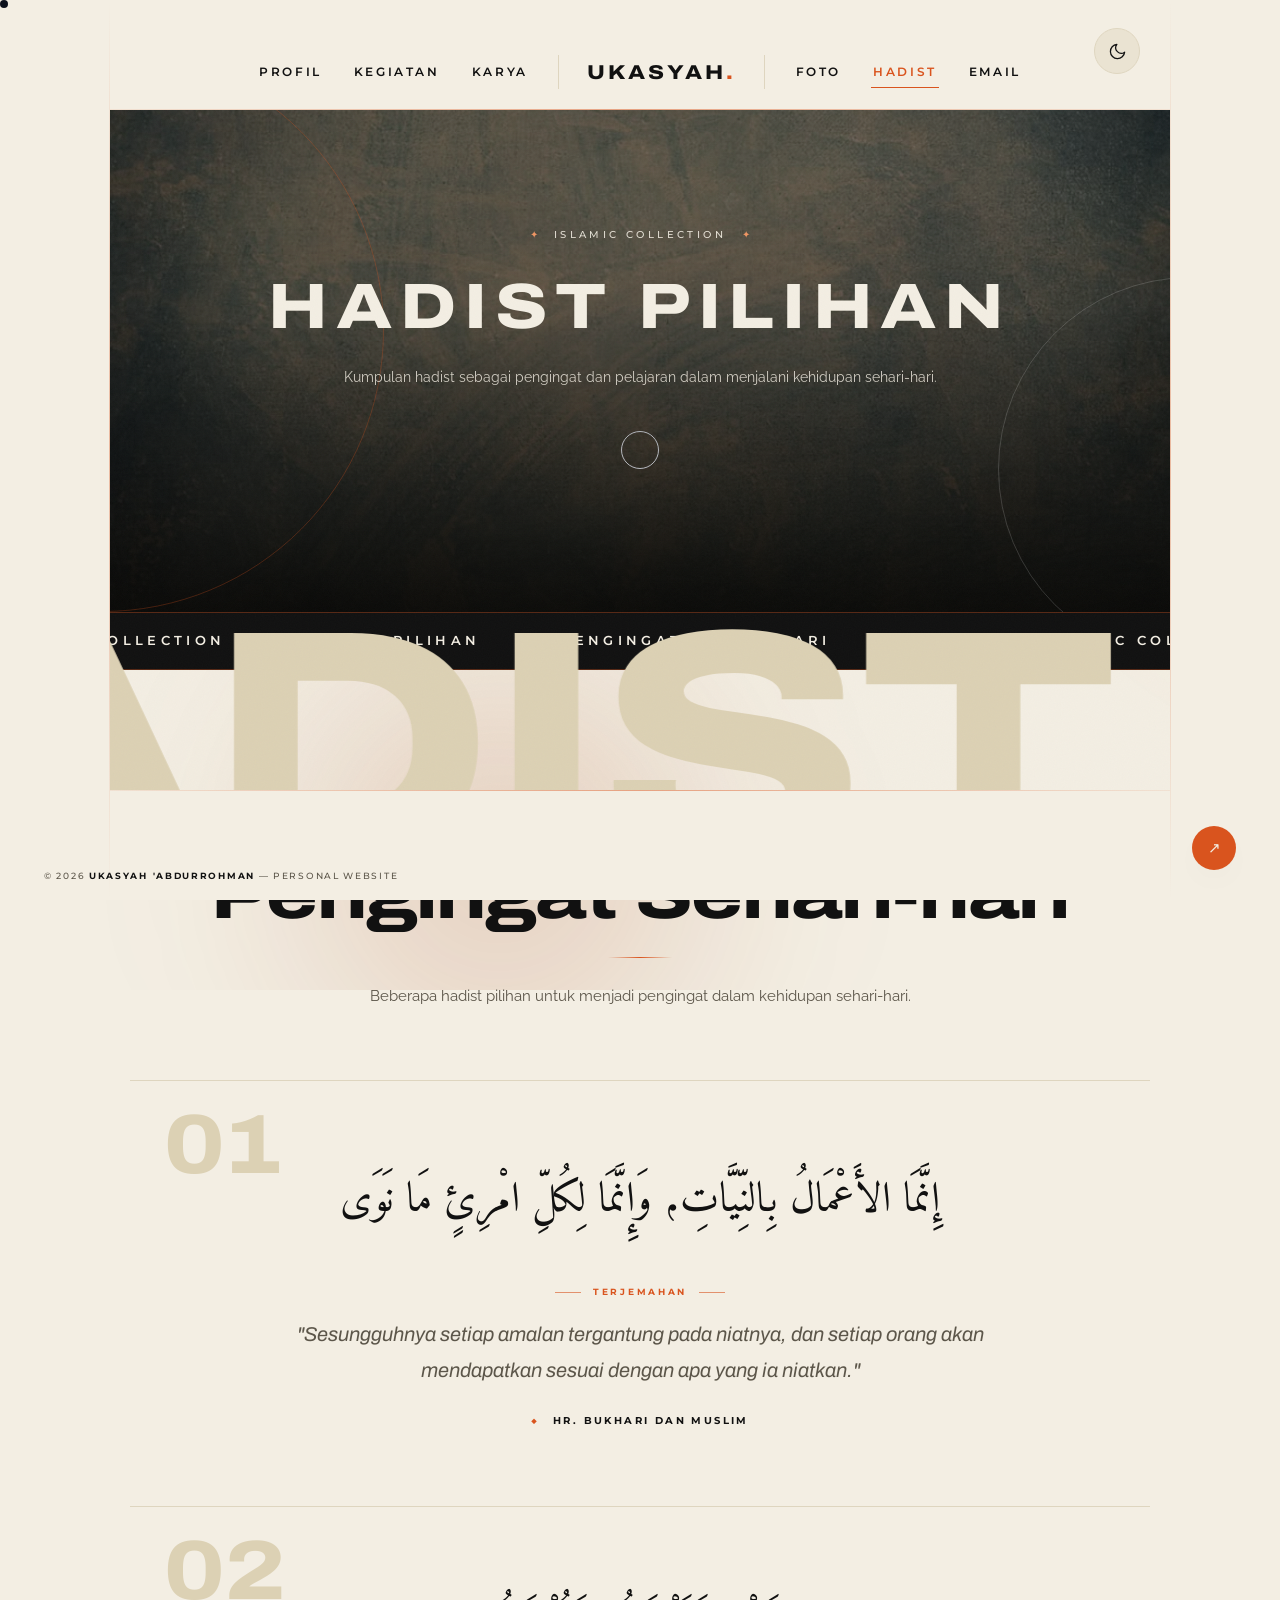
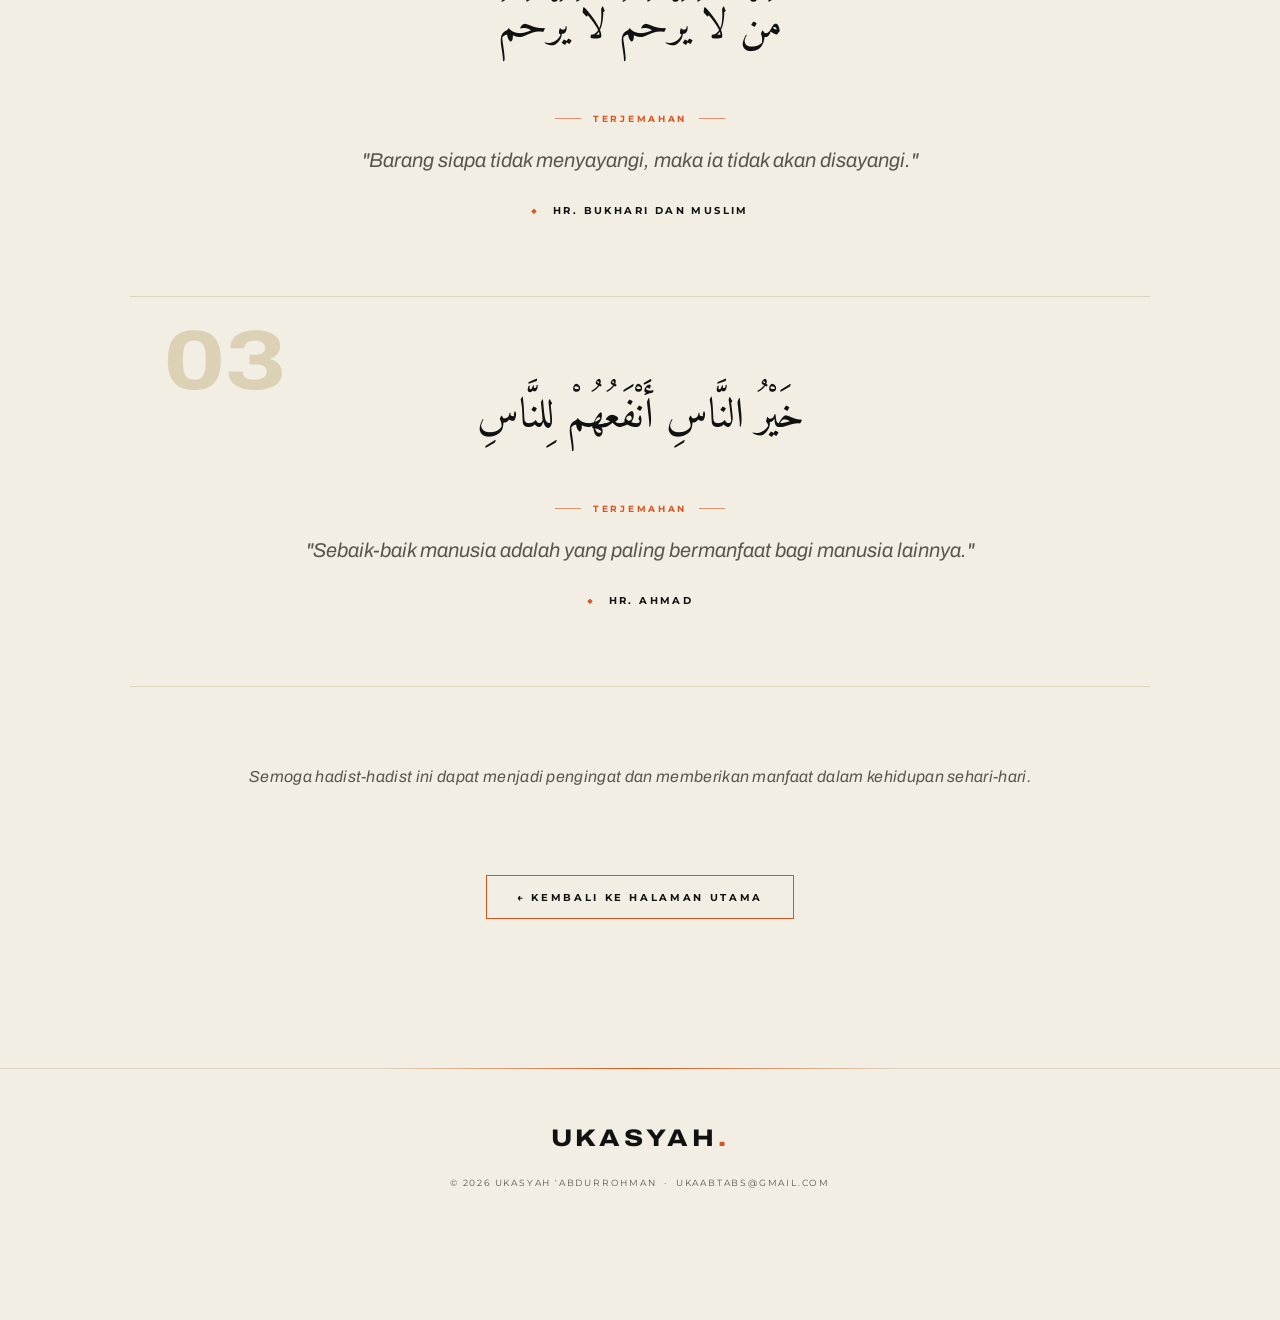
<file: hadist.html>
<!DOCTYPE html>
<html lang="id">
<head>
    <meta charset="UTF-8">
    <meta name="viewport" content="width=device-width, initial-scale=1.0">
    <title>Hadist — Ukasyah 'Abdurrohman</title>
    <meta name="description" content="Kumpulan hadist pilihan sebagai pengingat dan pelajaran sehari-hari.">
    <link rel="preconnect" href="https://fonts.googleapis.com">
    <link rel="preconnect" href="https://fonts.gstatic.com" crossorigin>
    <link href="https://fonts.googleapis.com/css2?family=Amiri:wght@400;700&family=Archivo:ital,wdth,wght@0,62..125,100..900;1,62..125,100..900&family=Montserrat:wght@400;500;600;700;800&family=Raleway:wght@300;400;500;600;700&display=swap" rel="stylesheet">
    <meta name="theme-color" content="#F3EEE3">
    <script>
        (function () {
            var t = null;
            try { t = localStorage.getItem("uukays-theme"); } catch (e) {}
            if (!t) t = window.matchMedia("(prefers-color-scheme: dark)").matches ? "dark" : "light";
            document.documentElement.setAttribute("data-theme", t);
        })();
    </script>
    <link rel="stylesheet" href="uukays.css">
</head>
<body>

    <div class="preloader" aria-hidden="true"><div class="spinner"></div></div>

    <div class="frame-border top pos-off"></div>
    <div class="frame-border bottom pos-off"></div>
    <div class="frame-border left pos-off"></div>
    <div class="frame-border right pos-off"></div>

    <header class="navbar">
        <a href="index.html" class="nav-logo-static">Ukasyah<span>.</span></a>
        <nav class="navbar-nav" aria-label="Navigasi utama">
            <a class="nav-link" href="profil.html">Profil</a>
            <a class="nav-link" href="kegiatan.html">Kegiatan</a>
            <a class="nav-link" href="karya.html">Karya</a>
            <a href="index.html" class="nav-logo">Ukasyah<span>.</span></a>
            <a class="nav-link" href="foto.html">Foto</a>
            <a class="nav-link active" href="hadist.html">Hadist</a>
            <a class="nav-link" href="mailto:ukaabtabs@gmail.com">Email</a>
        </nav>
    </header>
    <button class="navbar-toggle" aria-label="Buka menu" aria-expanded="false">
        <span></span><span></span><span></span>
    </button>

    <section class="upper-page short">
        <div class="hero-bg" style="background-image:url('hdst.jpg')"></div>
        <div class="overlay-dark-55"></div>
        <div class="hero-content">
            <p class="hero-sub">Islamic Collection</p>
            <h1 class="home-page-title">Hadist Pilihan</h1>
            <p class="hero-desc">Kumpulan hadist sebagai pengingat dan pelajaran dalam menjalani kehidupan sehari-hari.</p>
        </div>
    </section>

    <div class="marquee" aria-hidden="true">
        <div class="marquee-track">
            <div class="marquee-group">
                <span>Islamic Collection</span><i>&#10022;</i>
                <span>Hadist Pilihan</span><i>&#10022;</i>
                <span>Pengingat Sehari-hari</span><i>&#10022;</i>
                <span>2026</span><i>&#10022;</i>
            </div>
            <div class="marquee-group">
                <span>Islamic Collection</span><i>&#10022;</i>
                <span>Hadist Pilihan</span><i>&#10022;</i>
                <span>Pengingat Sehari-hari</span><i>&#10022;</i>
                <span>2026</span><i>&#10022;</i>
            </div>
        </div>
    </div>

    <main>
        <section class="section">
            <div class="dividerOT"></div>
            <div class="enllax-all" data-enllax-ratio="0.5">Hadist</div>
            <div class="container">
                <div class="section-head fade-in-element">
                    <p class="section-subheading">Kumpulan Hadist</p>
                    <h2 class="section-heading">Pengingat Sehari-hari</h2>
                    <p class="section-text">Beberapa hadist pilihan untuk menjadi pengingat dalam kehidupan sehari-hari.</p>
                </div>
                <div class="hadist-list fade-in-element">
                    <article class="hadist-block">
                        <div class="hadist-number">01</div>
                        <p class="arabic">إِنَّمَا الأَعْمَالُ بِالنِّيَّاتِ، وَإِنَّمَا لِكُلِّ امْرِئٍ مَا نَوَى</p>
                        <p class="translation-title">Terjemahan</p>
                        <p class="translation">"Sesungguhnya setiap amalan tergantung pada niatnya, dan setiap orang akan mendapatkan sesuai dengan apa yang ia niatkan."</p>
                        <div class="source"><span>&#9670;</span> HR. Bukhari dan Muslim</div>
                    </article>
                    <article class="hadist-block">
                        <div class="hadist-number">02</div>
                        <p class="arabic">مَنْ لاَ يَرْحَمُ لاَ يُرْحَمُ</p>
                        <p class="translation-title">Terjemahan</p>
                        <p class="translation">"Barang siapa tidak menyayangi, maka ia tidak akan disayangi."</p>
                        <div class="source"><span>&#9670;</span> HR. Bukhari dan Muslim</div>
                    </article>
                    <article class="hadist-block">
                        <div class="hadist-number">03</div>
                        <p class="arabic">خَيْرُ النَّاسِ أَنْفَعُهُمْ لِلنَّاسِ</p>
                        <p class="translation-title">Terjemahan</p>
                        <p class="translation">"Sebaik-baik manusia adalah yang paling bermanfaat bagi manusia lainnya."</p>
                        <div class="source"><span>&#9670;</span> HR. Ahmad</div>
                    </article>
                </div>
                <p class="note-line fade-in-element">Semoga hadist-hadist ini dapat menjadi pengingat dan memberikan manfaat dalam kehidupan sehari-hari.</p>
                <div class="back-row fade-in-element">
                    <a href="index.html" class="c-btn">&larr; Kembali ke Halaman Utama</a>
                </div>
            </div>
            <div class="dividerOT"></div>
        </section>
    </main>

    <footer class="credits-footer">
        <a href="index.html" class="footer-logo">Ukasyah<span style="color:#9a9a9a">.</span></a>
        <p>&copy; 2026 Ukasyah 'Abdurrohman &nbsp;&middot;&nbsp; <a href="mailto:ukaabtabs@gmail.com">ukaabtabs@gmail.com</a></p>
    </footer>

    <div class="bottom-credits">&copy; 2026 <strong>Ukasyah 'Abdurrohman</strong> — Personal Website</div>
    <div class="social-share">
        <button class="share-toggle" aria-label="Bagikan halaman ini">&#8599;</button>
        <div class="share-list">
            <a href="https://www.facebook.com/sharer/sharer.php?u=" target="_blank" rel="noopener" aria-label="Bagikan ke Facebook">f</a>
            <a href="https://twitter.com/intent/tweet?url=" target="_blank" rel="noopener" aria-label="Bagikan ke X">𝕏</a>
            <a href="https://wa.me/?text=" target="_blank" rel="noopener" aria-label="Bagikan ke WhatsApp">w</a>
            <a href="#" data-copy-link aria-label="Salin tautan">&#10697;</a>
        </div>
    </div>
    <button class="to-top" aria-label="Kembali ke atas">
        <svg viewBox="0 0 24 24" fill="none" stroke-width="2" stroke-linecap="round" stroke-linejoin="round"><path d="M12 19V5M5 12l7-7 7 7"/></svg>
    </button>

    <script src="uukays.js"></script>
</body>
</html>
</file>
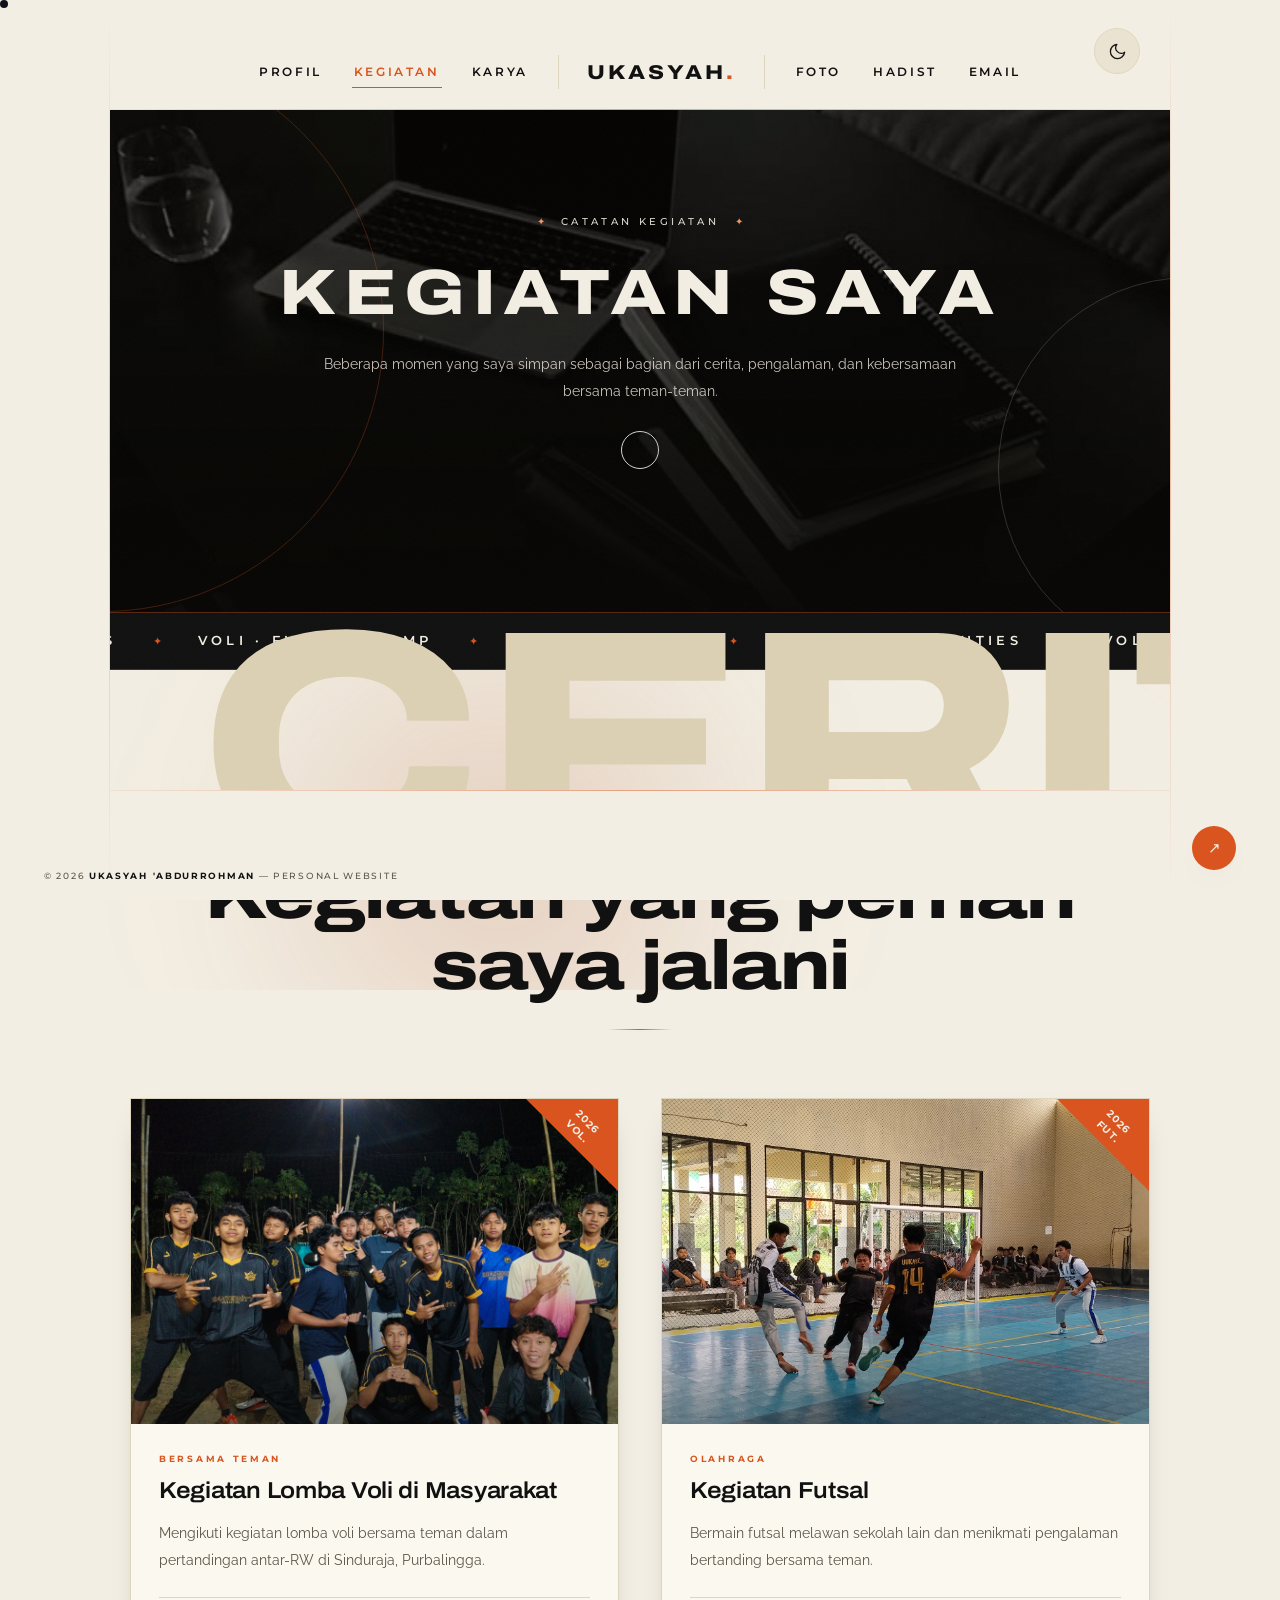
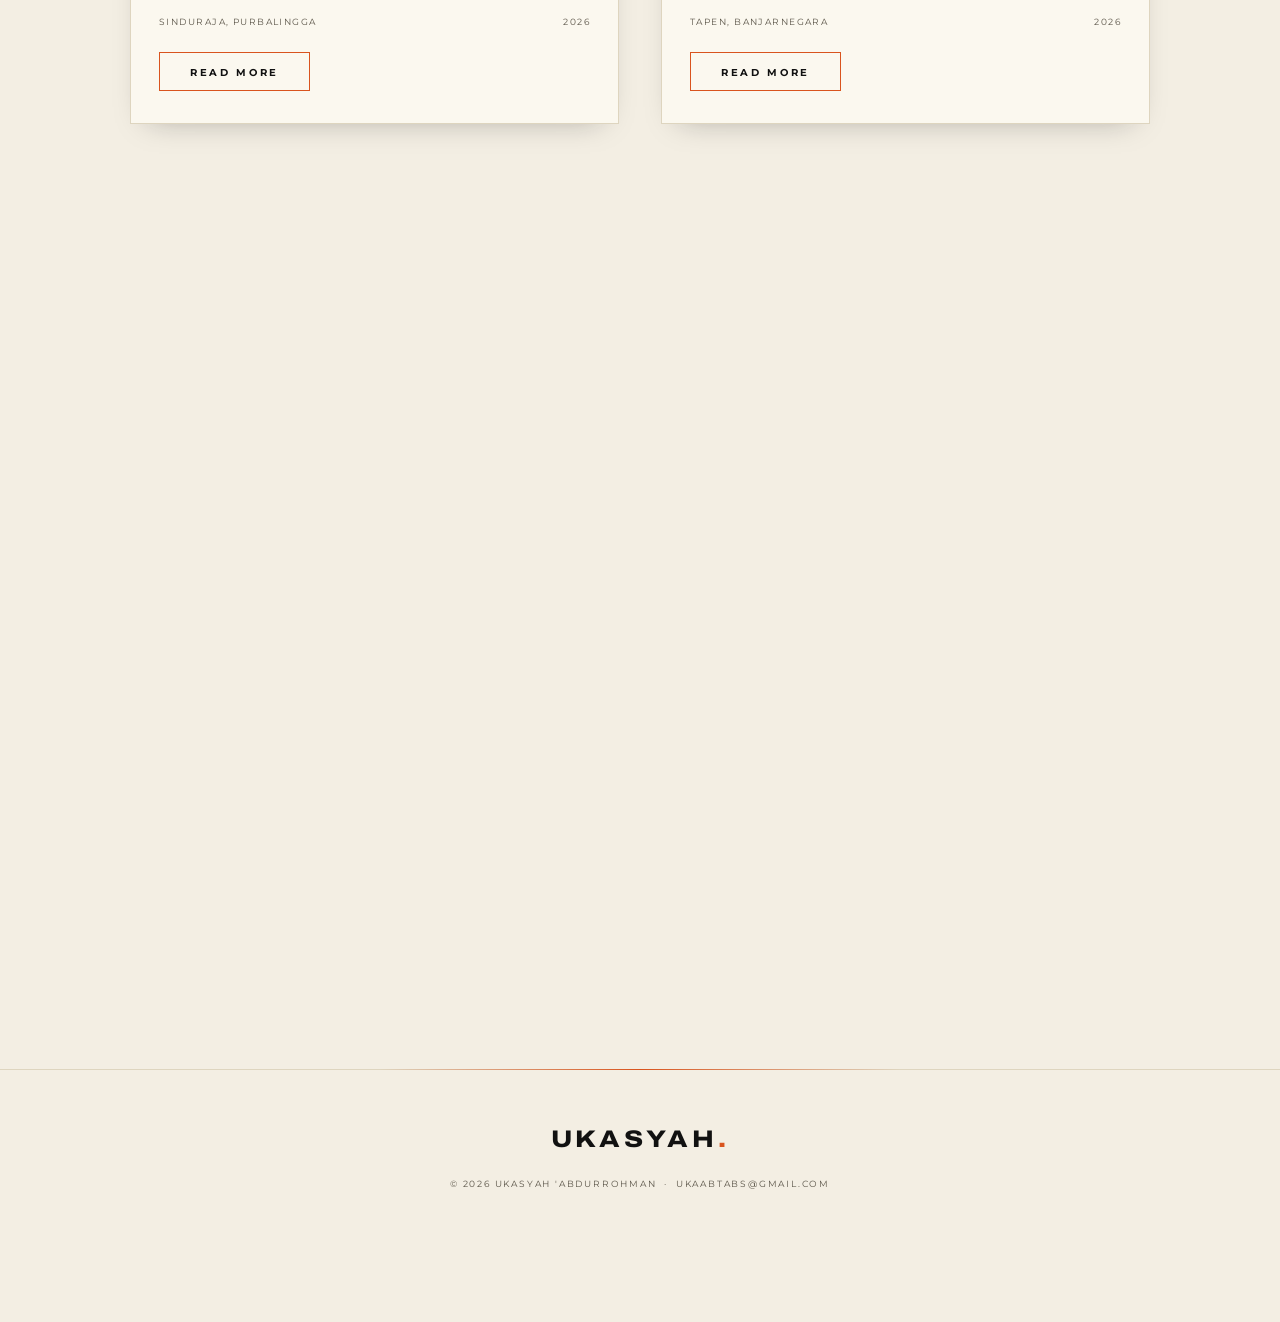
<file: kegiatan.html>
<!DOCTYPE html>
<html lang="id">
<head>
    <meta charset="UTF-8">
    <meta name="viewport" content="width=device-width, initial-scale=1.0">
    <title>Kegiatan — Ukasyah 'Abdurrohman</title>
    <meta name="description" content="Kegiatan yang pernah saya jalani bersama teman-teman.">
    <link rel="preconnect" href="https://fonts.googleapis.com">
    <link rel="preconnect" href="https://fonts.gstatic.com" crossorigin>
    <link href="https://fonts.googleapis.com/css2?family=Amiri:wght@400;700&family=Archivo:ital,wdth,wght@0,62..125,100..900;1,62..125,100..900&family=Montserrat:wght@400;500;600;700;800&family=Raleway:wght@300;400;500;600;700&display=swap" rel="stylesheet">
    <meta name="theme-color" content="#F3EEE3">
    <script>
        (function () {
            var t = null;
            try { t = localStorage.getItem("uukays-theme"); } catch (e) {}
            if (!t) t = window.matchMedia("(prefers-color-scheme: dark)").matches ? "dark" : "light";
            document.documentElement.setAttribute("data-theme", t);
        })();
    </script>
    <link rel="stylesheet" href="uukays.css">
</head>
<body>

    <div class="preloader" aria-hidden="true"><div class="spinner"></div></div>

    <div class="frame-border top pos-off"></div>
    <div class="frame-border bottom pos-off"></div>
    <div class="frame-border left pos-off"></div>
    <div class="frame-border right pos-off"></div>

    <header class="navbar">
        <a href="index.html" class="nav-logo-static">Ukasyah<span>.</span></a>
        <nav class="navbar-nav" aria-label="Navigasi utama">
            <a class="nav-link" href="profil.html">Profil</a>
            <a class="nav-link active" href="kegiatan.html">Kegiatan</a>
            <a class="nav-link" href="karya.html">Karya</a>
            <a href="index.html" class="nav-logo">Ukasyah<span>.</span></a>
            <a class="nav-link" href="foto.html">Foto</a>
            <a class="nav-link" href="hadist.html">Hadist</a>
            <a class="nav-link" href="mailto:ukaabtabs@gmail.com">Email</a>
        </nav>
    </header>
    <button class="navbar-toggle" aria-label="Buka menu" aria-expanded="false">
        <span></span><span></span><span></span>
    </button>

    <section class="upper-page short">
        <div class="hero-bg" style="background-image:url('kegiatan.jpg')"></div>
        <div class="overlay-dark-55"></div>
        <div class="hero-content">
            <p class="hero-sub">Catatan Kegiatan</p>
            <h1 class="home-page-title">Kegiatan Saya</h1>
            <p class="hero-desc">Beberapa momen yang saya simpan sebagai bagian dari cerita, pengalaman, dan kebersamaan bersama teman-teman.</p>
        </div>
    </section>

    <div class="marquee" aria-hidden="true">
        <div class="marquee-track">
            <div class="marquee-group">
                <span>Activities</span><i>&#10022;</i>
                <span>Voli &middot; Futsal &middot; Camp</span><i>&#10022;</i>
                <span>Bersama Teman</span><i>&#10022;</i>
                <span>2026</span><i>&#10022;</i>
            </div>
            <div class="marquee-group">
                <span>Activities</span><i>&#10022;</i>
                <span>Voli &middot; Futsal &middot; Camp</span><i>&#10022;</i>
                <span>Bersama Teman</span><i>&#10022;</i>
                <span>2026</span><i>&#10022;</i>
            </div>
        </div>
    </div>

    <main>
        <section class="section">
            <div class="dividerOT"></div>
            <div class="enllax-all" data-enllax-ratio="-0.5">Cerita</div>
            <div class="container">
                <div class="section-head fade-in-element">
                    <p class="section-subheading">Dokumentasi</p>
                    <h2 class="section-heading">Kegiatan yang pernah saya jalani</h2>
                </div>
                <div class="news-grid">
                    <article class="news-card fade-in-element">
                        <div class="news-image">
                            <img src="IMG_20260806_195225.jpg" alt="Kegiatan lomba voli">
                            <div class="date-ribbon"><span>2026<br>Vol.</span></div>
                        </div>
                        <div class="news-body">
                            <h3>Bersama Teman</h3>
                            <h2>Kegiatan Lomba Voli di Masyarakat</h2>
                            <p class="news-excerpt">Mengikuti kegiatan lomba voli bersama teman dalam pertandingan antar-RW di Sinduraja, Purbalingga.</p>
                            <div class="news-meta"><span>Sinduraja, Purbalingga</span><span>2026</span></div>
                            <button class="c-btn" data-modal-target="modal-voli">Read More</button>
                        </div>
                    </article>
                    <article class="news-card fade-in-element">
                        <div class="news-image">
                            <img src="IMG_20260517_132108.jpg" alt="Kegiatan futsal">
                            <div class="date-ribbon"><span>2026<br>Fut.</span></div>
                        </div>
                        <div class="news-body">
                            <h3>Olahraga</h3>
                            <h2>Kegiatan Futsal</h2>
                            <p class="news-excerpt">Bermain futsal melawan sekolah lain dan menikmati pengalaman bertanding bersama teman.</p>
                            <div class="news-meta"><span>Tapen, Banjarnegara</span><span>2026</span></div>
                            <button class="c-btn" data-modal-target="modal-futsal">Read More</button>
                        </div>
                    </article>
                    <article class="news-card fade-in-element">
                        <div class="news-image">
                            <img src="IMG_20260607_065704.jpg" alt="Foto bersama teman">
                            <div class="date-ribbon"><span>2026<br>Br.</span></div>
                        </div>
                        <div class="news-body">
                            <h3>Kebersamaan</h3>
                            <h2>Kegiatan Foto Bersama</h2>
                            <p class="news-excerpt">Salah satu momen sederhana bersama teman yang menjadi bagian dari kenangan di tahun ini.</p>
                            <div class="news-meta"><span>Purbalingga</span><span>2026</span></div>
                            <button class="c-btn" data-modal-target="modal-fotbar">Read More</button>
                        </div>
                    </article>
                    <article class="news-card fade-in-element">
                        <div class="news-image">
                            <img src="IMG_20260618_124347.jpg" alt="Juara 2 futsal">
                            <div class="date-ribbon"><span>2026<br>#2</span></div>
                        </div>
                        <div class="news-body">
                            <h3>Pencapaian</h3>
                            <h2>Juara 2 Futsal</h2>
                            <p class="news-excerpt">Momen saat meraih juara 2 dalam pertandingan futsal bersama tim.</p>
                            <div class="news-meta"><span>Purbalingga</span><span>2026</span></div>
                            <button class="c-btn" data-modal-target="modal-juara">Read More</button>
                        </div>
                    </article>
                </div>
                <div class="back-row fade-in-element">
                    <a href="index.html" class="c-btn">&larr; Kembali ke Halaman Utama</a>
                </div>
            </div>
            <div class="dividerOT"></div>
        </section>
    </main>

    <footer class="credits-footer">
        <a href="index.html" class="footer-logo">Ukasyah<span style="color:#9a9a9a">.</span></a>
        <p>&copy; 2026 Ukasyah 'Abdurrohman &nbsp;&middot;&nbsp; <a href="mailto:ukaabtabs@gmail.com">ukaabtabs@gmail.com</a></p>
    </footer>

    <div class="bottom-credits">&copy; 2026 <strong>Ukasyah 'Abdurrohman</strong> — Personal Website</div>
    <div class="social-share">
        <button class="share-toggle" aria-label="Bagikan halaman ini">&#8599;</button>
        <div class="share-list">
            <a href="https://www.facebook.com/sharer/sharer.php?u=" target="_blank" rel="noopener" aria-label="Bagikan ke Facebook">f</a>
            <a href="https://twitter.com/intent/tweet?url=" target="_blank" rel="noopener" aria-label="Bagikan ke X">𝕏</a>
            <a href="https://wa.me/?text=" target="_blank" rel="noopener" aria-label="Bagikan ke WhatsApp">w</a>
            <a href="#" data-copy-link aria-label="Salin tautan">&#10697;</a>
        </div>
    </div>
    <button class="to-top" aria-label="Kembali ke atas">
        <svg viewBox="0 0 24 24" fill="none" stroke-width="2" stroke-linecap="round" stroke-linejoin="round"><path d="M12 19V5M5 12l7-7 7 7"/></svg>
    </button>

    <!-- Modals -->
    <div class="modal" id="modal-voli" aria-hidden="true" role="dialog" aria-modal="true">
        <button class="close-modal" aria-label="Tutup"><span class="lr"></span><span class="rl"></span></button>
        <div class="modal-inner">
            <p class="modal-date">2026 — Bersama Teman</p>
            <h2>Kegiatan Lomba Voli di Masyarakat</h2>
            <div class="modal-image"><img src="IMG_20260806_195225.jpg" alt="Kegiatan lomba voli"></div>
            <p>Mengikuti kegiatan lomba voli bersama teman dalam pertandingan antar-RW di Sinduraja, Purbalingga. Kegiatan ini menjadi salah satu momen seru di tahun ini.</p>
            <p>Selain berkompetisi, kegiatan ini juga menjadi ajang silaturahmi dan kebersamaan dengan teman-teman serta masyarakat sekitar.</p>
            <div class="modal-quote">Olahraga bukan hanya soal menang, tetapi tentang kebersamaan dan semangat yang kita bangun bersama.</div>
            <p>Lokasi: Sinduraja, Purbalingga &nbsp;&middot;&nbsp; Tahun 2026.</p>
        </div>
    </div>
    <div class="modal" id="modal-futsal" aria-hidden="true" role="dialog" aria-modal="true">
        <button class="close-modal" aria-label="Tutup"><span class="lr"></span><span class="rl"></span></button>
        <div class="modal-inner">
            <p class="modal-date">2026 — Olahraga</p>
            <h2>Kegiatan Futsal</h2>
            <div class="modal-image"><img src="IMG_20260517_132108.jpg" alt="Kegiatan futsal"></div>
            <p>Bermain futsal melawan sekolah lain dan menikmati pengalaman bertanding bersama teman. Pertandingan ini melatih kekompakan, sportivitas, dan semangat tim.</p>
            <p>Setiap pertandingan selalu memberikan pelajaran baru, baik saat menang maupun saat harus menerima hasil yang kurang sesuai harapan.</p>
            <div class="modal-quote">Pengalaman bertanding bersama teman adalah bagian dari cerita yang tidak terlupakan.</div>
            <p>Lokasi: Tapen, Banjarnegara &nbsp;&middot;&nbsp; Tahun 2026.</p>
        </div>
    </div>
    <div class="modal" id="modal-fotbar" aria-hidden="true" role="dialog" aria-modal="true">
        <button class="close-modal" aria-label="Tutup"><span class="lr"></span><span class="rl"></span></button>
        <div class="modal-inner">
            <p class="modal-date">2026 — Kebersamaan</p>
            <h2>Kegiatan Foto Bersama</h2>
            <div class="modal-image"><img src="IMG_20260607_065704.jpg" alt="Foto bersama teman"></div>
            <p>Salah satu momen sederhana bersama teman yang menjadi bagian dari kenangan di tahun ini. Terkadang momen sederhana justru yang paling berarti.</p>
            <p>Foto bersama ini menjadi pengingat bahwa kebersamaan adalah hal yang patut disyukuri dan dijaga.</p>
            <div class="modal-quote">Kenangan terbaik sering kali lahir dari momen-momen yang sederhana.</div>
            <p>Lokasi: Purbalingga &nbsp;&middot;&nbsp; Tahun 2026.</p>
        </div>
    </div>
    <div class="modal" id="modal-juara" aria-hidden="true" role="dialog" aria-modal="true">
        <button class="close-modal" aria-label="Tutup"><span class="lr"></span><span class="rl"></span></button>
        <div class="modal-inner">
            <p class="modal-date">2026 — Pencapaian</p>
            <h2>Juara 2 Futsal</h2>
            <div class="modal-image"><img src="IMG_20260618_124347.jpg" alt="Juara 2 futsal"></div>
            <p>Momen saat meraih juara 2 dalam pertandingan futsal bersama tim. Sebuah pencapaian yang diraih berkat kerja keras dan kekompakan seluruh anggota tim.</p>
            <p>Pencapaian ini menjadi motivasi untuk terus berlatih dan memberikan yang terbaik di setiap kesempatan.</p>
            <div class="modal-quote">Hasil tidak pernah mengkhianati usaha dan kebersamaan yang dibangun dengan sungguh-sungguh.</div>
            <p>Lokasi: Purbalingga &nbsp;&middot;&nbsp; Tahun 2026.</p>
        </div>
    </div>

    <script src="uukays.js"></script>
</body>
</html>
</file>
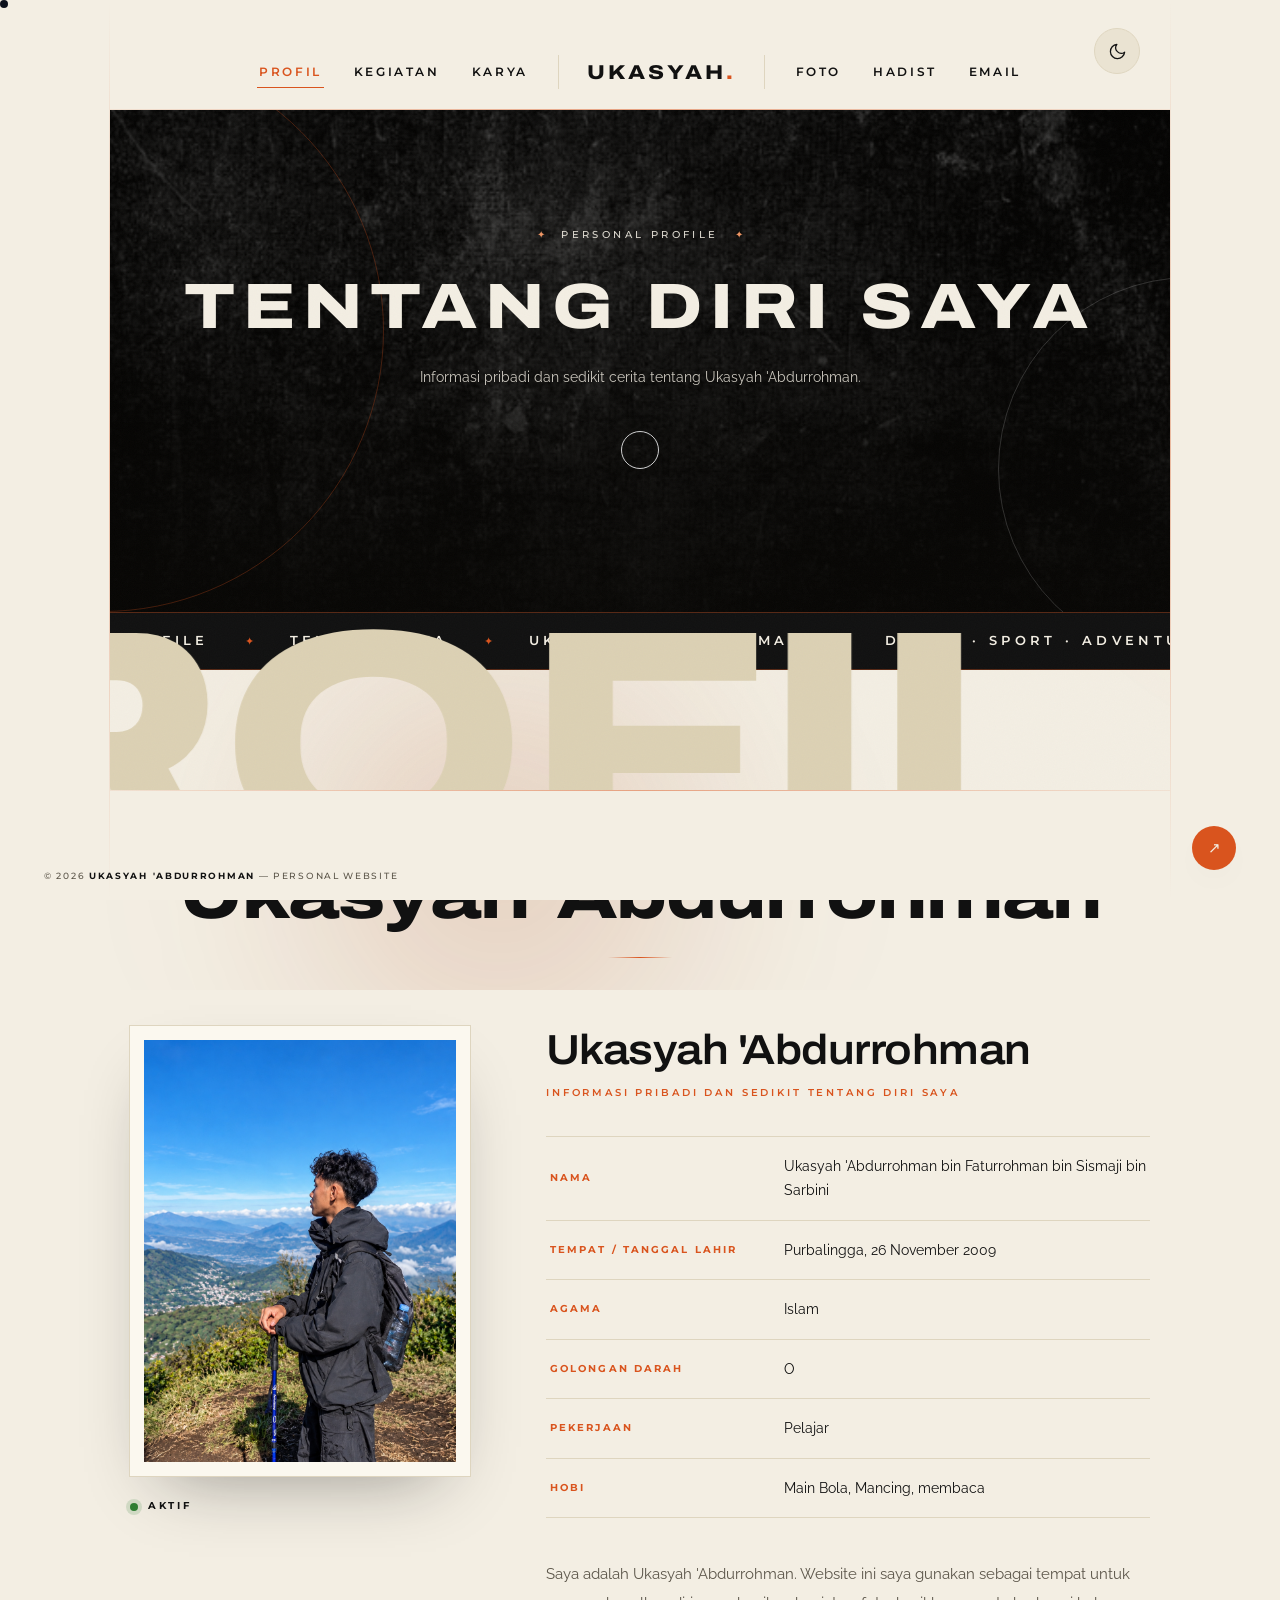
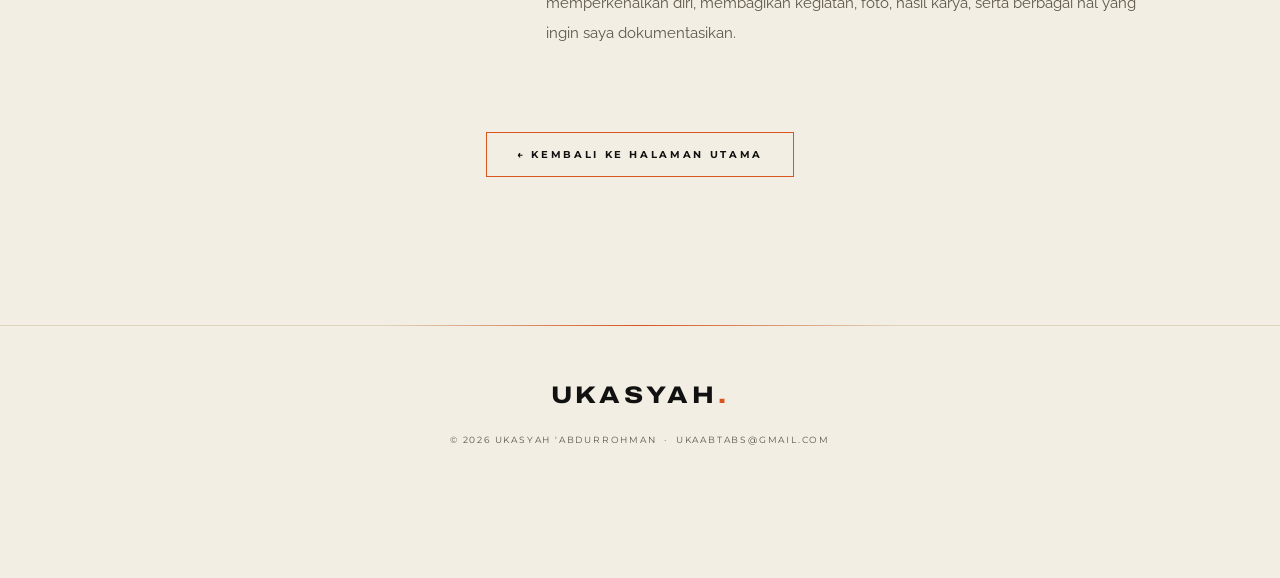
<file: profil.html>
<!DOCTYPE html>
<html lang="id">
<head>
    <meta charset="UTF-8">
    <meta name="viewport" content="width=device-width, initial-scale=1.0">
    <title>Profil — Ukasyah 'Abdurrohman</title>
    <meta name="description" content="Informasi pribadi dan sedikit cerita tentang Ukasyah 'Abdurrohman.">
    <link rel="preconnect" href="https://fonts.googleapis.com">
    <link rel="preconnect" href="https://fonts.gstatic.com" crossorigin>
    <link href="https://fonts.googleapis.com/css2?family=Amiri:wght@400;700&family=Archivo:ital,wdth,wght@0,62..125,100..900;1,62..125,100..900&family=Montserrat:wght@400;500;600;700;800&family=Raleway:wght@300;400;500;600;700&display=swap" rel="stylesheet">
    <meta name="theme-color" content="#F3EEE3">
    <script>
        (function () {
            var t = null;
            try { t = localStorage.getItem("uukays-theme"); } catch (e) {}
            if (!t) t = window.matchMedia("(prefers-color-scheme: dark)").matches ? "dark" : "light";
            document.documentElement.setAttribute("data-theme", t);
        })();
    </script>
    <link rel="stylesheet" href="uukays.css">
</head>
<body>

    <div class="preloader" aria-hidden="true"><div class="spinner"></div></div>

    <div class="frame-border top pos-off"></div>
    <div class="frame-border bottom pos-off"></div>
    <div class="frame-border left pos-off"></div>
    <div class="frame-border right pos-off"></div>

    <header class="navbar">
        <a href="index.html" class="nav-logo-static">Ukasyah<span>.</span></a>
        <nav class="navbar-nav" aria-label="Navigasi utama">
            <a class="nav-link active" href="profil.html">Profil</a>
            <a class="nav-link" href="kegiatan.html">Kegiatan</a>
            <a class="nav-link" href="karya.html">Karya</a>
            <a href="index.html" class="nav-logo">Ukasyah<span>.</span></a>
            <a class="nav-link" href="foto.html">Foto</a>
            <a class="nav-link" href="hadist.html">Hadist</a>
            <a class="nav-link" href="mailto:ukaabtabs@gmail.com">Email</a>
        </nav>
    </header>
    <button class="navbar-toggle" aria-label="Buka menu" aria-expanded="false">
        <span></span><span></span><span></span>
    </button>

    <section class="upper-page short">
        <div class="hero-bg" style="background-image:url('prof.jpg')"></div>
        <div class="overlay-dark-55"></div>
        <div class="hero-content">
            <p class="hero-sub">Personal Profile</p>
            <h1 class="home-page-title">Tentang Diri Saya</h1>
            <p class="hero-desc">Informasi pribadi dan sedikit cerita tentang Ukasyah 'Abdurrohman.</p>
        </div>
    </section>

    <div class="marquee" aria-hidden="true">
        <div class="marquee-track">
            <div class="marquee-group">
                <span>Personal Profile</span><i>&#10022;</i>
                <span>Tentang Saya</span><i>&#10022;</i>
                <span>Ukasyah 'Abdurrohman</span><i>&#10022;</i>
                <span>Design &middot; Sport &middot; Adventure</span><i>&#10022;</i>
            </div>
            <div class="marquee-group">
                <span>Personal Profile</span><i>&#10022;</i>
                <span>Tentang Saya</span><i>&#10022;</i>
                <span>Ukasyah 'Abdurrohman</span><i>&#10022;</i>
                <span>Design &middot; Sport &middot; Adventure</span><i>&#10022;</i>
            </div>
        </div>
    </div>

    <main>
        <section class="section">
            <div class="dividerOT"></div>
            <div class="enllax-all" data-enllax-ratio="0.5">Profil</div>
            <div class="container">
                <div class="section-head fade-in-element">
                    <p class="section-subheading">Data Pribadi</p>
                    <h2 class="section-heading">Ukasyah 'Abdurrohman</h2>
                </div>
                <div class="profile-wrap">
                    <div class="profile-photo-col fade-in-element">
                        <img src="pt.png" alt="Foto profil Ukasyah 'Abdurrohman">
                        <div class="profile-status"><span class="dot"></span> Aktif</div>
                    </div>
                    <div class="profile-data fade-in-element">
                        <h2>Ukasyah 'Abdurrohman</h2>
                        <p class="profile-role">Informasi pribadi dan sedikit tentang diri saya</p>
                        <div class="data-rows">
                            <div class="data-row"><span class="dl">Nama</span><span class="dv">Ukasyah 'Abdurrohman bin Faturrohman bin Sismaji bin Sarbini</span></div>
                            <div class="data-row"><span class="dl">Tempat / Tanggal Lahir</span><span class="dv">Purbalingga, 26 November 2009</span></div>
                            <div class="data-row"><span class="dl">Agama</span><span class="dv">Islam</span></div>
                            <div class="data-row"><span class="dl">Golongan Darah</span><span class="dv">O</span></div>
                            <div class="data-row"><span class="dl">Pekerjaan</span><span class="dv">Pelajar</span></div>
                            <div class="data-row"><span class="dl">Hobi</span><span class="dv">Main Bola, Mancing, membaca</span></div>
                        </div>
                        <div class="profile-about">
                            <p>Saya adalah Ukasyah 'Abdurrohman. Website ini saya gunakan sebagai tempat untuk memperkenalkan diri, membagikan kegiatan, foto, hasil karya, serta berbagai hal yang ingin saya dokumentasikan.</p>
                        </div>
                    </div>
                </div>
                <div class="back-row fade-in-element">
                    <a href="index.html" class="c-btn">&larr; Kembali ke Halaman Utama</a>
                </div>
            </div>
            <div class="dividerOT"></div>
        </section>
    </main>

    <footer class="credits-footer">
        <a href="index.html" class="footer-logo">Ukasyah<span style="color:#9a9a9a">.</span></a>
        <p>&copy; 2026 Ukasyah 'Abdurrohman &nbsp;&middot;&nbsp; <a href="mailto:ukaabtabs@gmail.com">ukaabtabs@gmail.com</a></p>
    </footer>

    <div class="bottom-credits">&copy; 2026 <strong>Ukasyah 'Abdurrohman</strong> — Personal Website</div>
    <div class="social-share">
        <button class="share-toggle" aria-label="Bagikan halaman ini">&#8599;</button>
        <div class="share-list">
            <a href="https://www.facebook.com/sharer/sharer.php?u=" target="_blank" rel="noopener" aria-label="Bagikan ke Facebook">f</a>
            <a href="https://twitter.com/intent/tweet?url=" target="_blank" rel="noopener" aria-label="Bagikan ke X">𝕏</a>
            <a href="https://wa.me/?text=" target="_blank" rel="noopener" aria-label="Bagikan ke WhatsApp">w</a>
            <a href="#" data-copy-link aria-label="Salin tautan">&#10697;</a>
        </div>
    </div>
    <button class="to-top" aria-label="Kembali ke atas">
        <svg viewBox="0 0 24 24" fill="none" stroke-width="2" stroke-linecap="round" stroke-linejoin="round"><path d="M12 19V5M5 12l7-7 7 7"/></svg>
    </button>

    <script src="uukays.js"></script>
</body>
</html>
</file>
<file: uukays.css>
/* ==========================================================================
   UKASYAH 'ABDURROHMAN — Luxury editorial design system
   Light / Dark theme · burnt-orange accents · Archivo display · motion layer
   ========================================================================== */

:root {
    --accent: #D9541E;
    --accent-2: #F09664;
    --accent-deep: #A63E12;
    --on-accent: #F3EEE3;

    --paper: #F3EEE3;
    --paper-2: #EAE3D2;
    --card: #FBF8EF;
    --ink: #111111;
    --body: #5C564A;
    --ghost: #DCD1B4;
    --outline: #D8CFB8;
    --line: #DED5BF;
    --dot: #C6BCA2;

    --shadow-sm: 0 12px 30px -18px rgba(17, 17, 17, .35);
    --shadow-md: 0 30px 70px -34px rgba(17, 17, 17, .45);

    --ease: cubic-bezier(.19, 1, .22, 1);
    --frame: 110px;
    --font-display: "Archivo", Arial, sans-serif;
    --font-head: "Montserrat", Arial, sans-serif;
    --font-body: "Raleway", Arial, sans-serif;
    --font-arabic: "Amiri", serif;
}

[data-theme="dark"] {
    --accent: #E8682B;
    --accent-2: #F09664;
    --accent-deep: #D9541E;
    --on-accent: #111111;

    --paper: #111111;
    --paper-2: #171614;
    --card: #1B1A17;
    --ink: #F3EEE3;
    --body: #B0A896;
    --ghost: #4B4436;
    --outline: #322E27;
    --line: #2C2921;
    --dot: #433E33;

    --shadow-sm: 0 12px 30px -18px rgba(0, 0, 0, .9);
    --shadow-md: 0 30px 70px -34px rgba(0, 0, 0, .95);
}

html { color-scheme: light; }
[data-theme="dark"] { color-scheme: dark; }

/* ---------- Reset ---------- */
*, *::before, *::after { margin: 0; padding: 0; box-sizing: border-box; }

html { scroll-behavior: smooth; -webkit-text-size-adjust: 100%; overflow-x: hidden; }

body {
    font-family: var(--font-body);
    font-size: 15px;
    line-height: 1.75;
    color: var(--body);
    background: var(--paper);
    overflow-x: hidden;
    transition: background-color .5s ease, color .5s ease;
}

img { display: block; max-width: 100%; }
a { color: inherit; text-decoration: none; }
ul { list-style: none; }
button { font-family: inherit; cursor: pointer; background: none; border: none; color: inherit; }
::selection { background: var(--accent); color: var(--on-accent); }

h1, h2, h3, h4, h5 {
    font-family: var(--font-display);
    color: var(--ink);
    font-weight: 600;
    font-stretch: 110%;
    line-height: 1.16;
    letter-spacing: -.012em;
    transition: color .45s ease;
}

/* Scrollbar */
::-webkit-scrollbar { width: 10px; height: 10px; }
::-webkit-scrollbar-track { background: var(--paper-2); }
::-webkit-scrollbar-thumb {
    background: linear-gradient(180deg, var(--accent-2), var(--accent));
    border: 2px solid var(--paper-2);
    border-radius: 8px;
}
::-webkit-scrollbar-thumb:hover { background: var(--accent); }
html { scrollbar-width: thin; scrollbar-color: var(--accent) var(--paper-2); }

.container { width: min(1500px, calc(100% - 260px)); margin: 0 auto; position: relative; }

/* ==========================================================================
   DECOR LAYER — aurora, grain, progress, theme switch
   ========================================================================== */
.aurora {
    position: fixed; inset: -10%; z-index: 0;
    pointer-events: none; overflow: hidden;
}
.aurora span {
    position: absolute; display: block; border-radius: 50%;
    filter: blur(80px); will-change: transform;
}
.aurora span:nth-child(1) {
    width: 44vw; height: 44vw; top: -10%; left: -12%;
    background: radial-gradient(circle at 35% 35%, rgba(217, 84, 30, .30), transparent 66%);
    animation: drift-a 26s ease-in-out infinite;
}
.aurora span:nth-child(2) {
    width: 38vw; height: 38vw; top: 26%; right: -10%;
    background: radial-gradient(circle at 60% 40%, rgba(240, 150, 100, .26), transparent 66%);
    animation: drift-b 34s ease-in-out infinite;
}
.aurora span:nth-child(3) {
    width: 50vw; height: 50vw; bottom: -18%; left: 20%;
    background: radial-gradient(circle at 50% 50%, rgba(166, 62, 18, .20), transparent 66%);
    animation: drift-c 40s ease-in-out infinite;
}
[data-theme="dark"] .aurora span:nth-child(1) { background: radial-gradient(circle at 35% 35%, rgba(240, 150, 100, .22), transparent 66%); }
[data-theme="dark"] .aurora span:nth-child(2) { background: radial-gradient(circle at 60% 40%, rgba(217, 84, 30, .16), transparent 66%); }
[data-theme="dark"] .aurora span:nth-child(3) { background: radial-gradient(circle at 50% 50%, rgba(166, 62, 18, .18), transparent 66%); }

@keyframes drift-a { 0%, 100% { transform: translate3d(0, 0, 0) scale(1); } 50% { transform: translate3d(6vw, 4vh, 0) scale(1.08); } }
@keyframes drift-b { 0%, 100% { transform: translate3d(0, 0, 0) scale(1); } 50% { transform: translate3d(-5vw, 6vh, 0) scale(1.1); } }
@keyframes drift-c { 0%, 100% { transform: translate3d(0, 0, 0) scale(1); } 50% { transform: translate3d(4vw, -5vh, 0) scale(1.06); } }

.grain {
    position: fixed; inset: 0; z-index: 600; pointer-events: none;
    opacity: .05;
    background-image: url("data:image/svg+xml;utf8,<svg xmlns='http://www.w3.org/2000/svg' width='160' height='160'><filter id='n'><feTurbulence type='fractalNoise' baseFrequency='0.85' numOctaves='2' stitchTiles='stitch'/></filter><rect width='100%25' height='100%25' filter='url(%23n)' opacity='0.55'/></svg>");
}
[data-theme="dark"] .grain { opacity: .07; }

.scroll-progress {
    position: fixed; top: 0; left: 0; width: 100%; height: 2px; z-index: 1200;
    background: linear-gradient(90deg, var(--accent-deep), var(--accent), var(--accent-2));
    box-shadow: 0 0 14px rgba(217, 84, 30, .55);
    transform: scaleX(0); transform-origin: left center;
    pointer-events: none;
}

.theme-toggle {
    position: fixed; top: 28px; right: calc(var(--frame) + 30px); z-index: 1300;
    width: 46px; height: 46px; border-radius: 50%;
    display: flex; align-items: center; justify-content: center;
    border: 1px solid var(--line);
    background: var(--paper-2);
    color: var(--ink);
    transition: border-color .35s ease, background-color .45s ease, color .45s ease, transform .35s var(--ease);
}
.theme-toggle:hover { border-color: var(--accent); color: var(--accent); transform: rotate(18deg); }
.theme-toggle:focus-visible { outline: 1px solid var(--accent); outline-offset: 3px; }
.theme-toggle svg {
    width: 19px; height: 19px; position: absolute;
    transition: opacity .4s ease, transform .6s var(--ease);
}
.theme-toggle .tt-sun { opacity: 0; transform: rotate(-90deg) scale(.5); }
.theme-toggle .tt-moon { opacity: 1; transform: rotate(0deg) scale(1); }
[data-theme="dark"] .theme-toggle .tt-sun { opacity: 1; transform: rotate(0deg) scale(1); }
[data-theme="dark"] .theme-toggle .tt-moon { opacity: 0; transform: rotate(90deg) scale(.5); }

/* ==========================================================================
   PRELOADER
   ========================================================================== */
.preloader {
    position: fixed; inset: 0; z-index: 9999;
    background: var(--paper);
    display: flex; align-items: center; justify-content: center;
    transition: opacity .6s ease, visibility .6s ease;
}
.preloader.is-done { opacity: 0; visibility: hidden; pointer-events: none; }
.preloader .spinner {
    width: 46px; height: 46px; border-radius: 50%;
    border: 1px solid var(--line);
    border-top-color: var(--accent);
    border-right-color: var(--accent-deep);
    animation: spin 1s linear infinite;
}
@keyframes spin { to { transform: rotate(360deg); } }

/* ==========================================================================
   FRAME BORDERS
   ========================================================================== */
.frame-border {
    position: fixed; background: var(--paper); z-index: 900;
    transition: transform .8s var(--ease), height .45s var(--ease), width .45s var(--ease), background-color .5s ease;
    pointer-events: none;
}
.frame-border.top    { top: 0; left: 0; right: 0; height: var(--frame); }
.frame-border.bottom { bottom: 0; left: 0; right: 0; height: var(--frame); }
.frame-border.left   { top: 0; bottom: 0; left: 0; width: var(--frame); }
.frame-border.right  { top: 0; bottom: 0; right: 0; width: var(--frame); }

.frame-border.top::after,
.frame-border.bottom::after {
    content: ""; position: absolute; left: 0; right: 0; height: 1px;
    background: linear-gradient(90deg, transparent, var(--accent), transparent);
    opacity: .5;
}
.frame-border.top::after { bottom: 0; }
.frame-border.bottom::after { top: 0; }
.frame-border.left::after,
.frame-border.right::after {
    content: ""; position: absolute; top: 0; bottom: 0; width: 1px;
    background: linear-gradient(180deg, transparent, var(--accent), transparent);
    opacity: .35;
}
.frame-border.left::after { right: 0; }
.frame-border.right::after { left: 0; }

.frame-border.top.pos-off    { transform: translateY(-101%); }
.frame-border.bottom.pos-off { transform: translateY(101%); }
.frame-border.left.pos-off   { transform: translateX(-101%); }
.frame-border.right.pos-off  { transform: translateX(101%); }

body.is-scrolled .frame-border.top    { height: 70px; }
body.is-scrolled .frame-border.bottom { height: 50px; }
body.is-scrolled .frame-border.left,
body.is-scrolled .frame-border.right  { width: 50px; }

/* ==========================================================================
   NAVIGATION
   ========================================================================== */
.navbar {
    position: fixed; top: 0; left: 0; right: 0; z-index: 1000;
    display: flex; justify-content: center; align-items: flex-start;
    padding-top: 34px;
    transition: padding .45s var(--ease);
}
body.is-scrolled .navbar { padding-top: 0; }

.navbar-nav {
    display: flex; align-items: center; gap: clamp(18px, 2.2vw, 44px);
    height: 76px;
    transition: height .45s var(--ease);
}
body.is-scrolled .navbar-nav { height: 70px; }

.navbar-nav a.nav-link {
    font-family: var(--font-head);
    font-size: clamp(10px, .92vw, 12px); font-weight: 600;
    letter-spacing: .22em; text-transform: uppercase;
    color: var(--ink);
    padding: 8px 2px; position: relative;
    transition: color .35s ease;
}
.navbar-nav a.nav-link::after {
    content: ""; position: absolute; left: 0; bottom: 2px;
    width: 100%; height: 1px; background: var(--accent);
    transform: scaleX(0); transform-origin: right;
    transition: transform .45s var(--ease);
}
.navbar-nav a.nav-link:hover::after,
.navbar-nav a.nav-link.active::after { transform: scaleX(1); transform-origin: left; }
.navbar-nav a.nav-link:hover { color: var(--accent); }
.navbar-nav a.nav-link.active { color: var(--accent); }

.nav-logo {
    font-family: var(--font-display); font-weight: 800; font-stretch: 115%;
    font-size: clamp(20px, 1.5vw, 27px); letter-spacing: .16em; text-transform: uppercase;
    color: var(--ink); padding: 0 28px; white-space: nowrap;
    border-left: 1px solid var(--line); border-right: 1px solid var(--line);
    line-height: 1; display: flex; align-items: center; height: 34px;
    transition: color .35s ease, border-color .45s ease;
}
.nav-logo span { color: var(--accent); }
.nav-logo:hover { color: var(--accent); }
.nav-logo-static { display: none; }

.navbar-toggle {
    display: none;
    position: fixed; top: 18px; right: 70px; z-index: 1001;
    width: 40px; height: 40px;
    flex-direction: column; align-items: center; justify-content: center; gap: 6px;
}
.navbar-toggle span {
    display: block; width: 24px; height: 2px; background: var(--ink);
    transition: transform .35s var(--ease), opacity .3s ease, background-color .45s ease;
}
body.nav-open .navbar-toggle span:nth-child(1) { transform: translateY(8px) rotate(45deg); }
body.nav-open .navbar-toggle span:nth-child(2) { opacity: 0; }
body.nav-open .navbar-toggle span:nth-child(3) { transform: translateY(-8px) rotate(-45deg); }

/* ==========================================================================
   MARQUEE RIBBON
   ========================================================================== */
.marquee {
    position: relative; overflow: hidden;
    background: var(--ink); color: var(--paper);
    border-top: 1px solid rgba(217, 84, 30, .35);
    border-bottom: 1px solid rgba(217, 84, 30, .35);
    transition: background-color .5s ease, color .5s ease;
}
.marquee-track {
    display: flex; width: max-content;
    animation: marqueeSlide 32s linear infinite;
    will-change: transform;
}
.marquee-group {
    display: flex; align-items: center; gap: 36px;
    padding: 17px 36px 17px 0;
}
.marquee-group span {
    font-family: var(--font-head); font-weight: 600;
    font-size: clamp(10px, 1vw, 13px);
    letter-spacing: .34em; text-transform: uppercase;
    white-space: nowrap;
}
.marquee-group i {
    font-style: normal; color: var(--accent);
    font-size: 11px; line-height: 1;
}
.marquee:hover .marquee-track { animation-play-state: paused; }
@keyframes marqueeSlide { to { transform: translateX(-50%); } }

/* ==========================================================================
   HERO
   ========================================================================== */
.upper-page {
    position: relative; height: 100vh; min-height: 580px;
    display: flex; align-items: center; justify-content: center;
    overflow: hidden; text-align: center;
}
.upper-page.short { height: 68vh; min-height: 460px; }

.hero-bg {
    position: absolute; inset: 0;
    background-size: cover; background-position: center;
    animation: heroSettle 2.6s var(--ease) both;
}
@keyframes heroSettle { from { transform: scale(1.1); } to { transform: scale(1.02); } }

.overlay-dark-40 {
    position: absolute; inset: 0;
    background: linear-gradient(to top, rgba(8, 7, 5, .92) 0%, rgba(8, 7, 5, .5) 46%, rgba(8, 7, 5, .4) 100%);
}
.overlay-dark-55 {
    position: absolute; inset: 0;
    background: linear-gradient(to top, rgba(8, 7, 5, .94) 0%, rgba(8, 7, 5, .55) 50%, rgba(8, 7, 5, .45) 100%);
}

/* Floating decorative rings */
.upper-page::before,
.upper-page::after {
    content: ""; position: absolute; border-radius: 50%;
    border: 1px solid rgba(217, 84, 30, .28);
    z-index: 1; pointer-events: none;
}
.upper-page::before {
    width: 44vw; height: 44vw; left: -14vw; top: 8%;
    animation: floatRing 20s ease-in-out infinite;
}
.upper-page::after {
    width: 30vw; height: 30vw; right: -8vw; bottom: -8%;
    border-color: rgba(255, 255, 255, .16);
    animation: floatRing 26s ease-in-out infinite reverse;
}
@keyframes floatRing {
    0%, 100% { transform: translate3d(0, 0, 0) rotate(0deg); }
    50% { transform: translate3d(3vw, -3vh, 0) rotate(8deg); }
}

.hero-content { position: relative; z-index: 2; padding: 0 24px; width: 100%; min-width: 0; transition: opacity .5s ease; }
.upper-page.short .home-page-title { font-size: clamp(32px, 5vw, 64px); }
.upper-page.short .hero-desc { font-size: 14px; }

.home-page-title {
    --title-ls: .12em;
    color: #F3EEE3;
    background: linear-gradient(100deg, #F3EEE3 0%, #F3EEE3 36%, var(--accent-2) 50%, #F3EEE3 64%, #F3EEE3 100%);
    background-size: 260% 100%;
    -webkit-background-clip: text; background-clip: text;
    -webkit-text-fill-color: transparent;
    font-weight: 800; font-stretch: 118%;
    font-size: clamp(34px, 6vw, 84px);
    text-transform: uppercase; letter-spacing: var(--title-ls);
    margin: 0 auto 20px; max-width: 1100px;
    overflow-wrap: break-word;
    animation: titleIn 1.5s var(--ease) .3s backwards, titleSheen 11s ease-in-out 2s infinite;
    transition: opacity .5s ease, transform .5s ease;
}
@keyframes titleIn {
    from { opacity: 0; letter-spacing: calc(var(--title-ls) + .16em); transform: translateY(26px); }
    to   { opacity: 1; letter-spacing: var(--title-ls); transform: translateY(0); }
}
@keyframes titleSheen {
    0%, 45% { background-position: 130% 0; }
    80%, 100% { background-position: -30% 0; }
}
@keyframes fadeUp {
    from { opacity: 0; transform: translateY(24px); }
    to   { opacity: 1; transform: translateY(0); }
}
.home-page-title.title-hide { opacity: 0; transform: translateY(-30px); }

.hero-sub {
    display: inline-flex; align-items: center; justify-content: center; gap: 16px;
    color: rgba(243, 238, 227, .9);
    font-family: var(--font-head);
    font-size: 10px; letter-spacing: .34em; text-transform: uppercase;
    font-weight: 500; margin-bottom: 26px;
    animation: fadeUp 1.5s var(--ease) .15s backwards;
}
.hero-sub::before,
.hero-sub::after {
    content: "\2726"; color: var(--accent-2); font-size: 10px; letter-spacing: 0;
    animation: twinkle 3.4s ease-in-out infinite;
}
.hero-sub::after { animation-delay: 1.7s; }
@keyframes twinkle { 0%, 100% { opacity: .45; transform: scale(.9); } 50% { opacity: 1; transform: scale(1.15); } }

.hero-desc {
    color: rgba(243, 238, 227, .82); max-width: 640px; margin: 0 auto;
    font-size: 14.5px; line-height: 1.95; font-weight: 400;
    animation: fadeUp 1.5s var(--ease) .55s backwards;
}
.hero-actions { margin-top: 40px; display: flex; gap: 16px; justify-content: center; flex-wrap: wrap; animation: fadeUp 1.5s var(--ease) .75s backwards; }

/* Scroll indicator — gold medallion with rotating dashed halo */
.scroll-indicator {
    position: absolute; bottom: var(--frame); left: 50%;
    transform: translate(-50%, 50%);
    width: 62px; height: 62px; z-index: 950;
    border-radius: 50%;
    background: linear-gradient(145deg, var(--accent-2), var(--accent) 55%, var(--accent-deep));
    display: flex; align-items: center; justify-content: center;
    box-shadow: 0 18px 40px -18px rgba(0, 0, 0, .8);
    transition: opacity .4s ease, transform .4s var(--ease);
}
.scroll-indicator::before {
    content: ""; position: absolute; inset: -13px;
    border-radius: 50%; border: 1px dashed rgba(255, 255, 255, .45);
    animation: haloSpin 18s linear infinite;
}
.scroll-indicator:hover { transform: translate(-50%, 50%) scale(1.06); }
.scroll-indicator svg { width: 20px; height: 20px; stroke: var(--on-accent); animation: bounceDown 1.8s ease-in-out infinite; }
@keyframes bounceDown { 0%, 100% { transform: translateY(-3px); } 50% { transform: translateY(4px); } }
@keyframes haloSpin { to { transform: rotate(360deg); } }
body.is-scrolled .scroll-indicator { opacity: 0; pointer-events: none; }
body.is-scrolled .upper-page .hero-content { opacity: 0; }

/* ==========================================================================
   FIXED CHROME — credits, share, to-top
   ========================================================================== */
.bottom-credits {
    position: fixed; left: 44px; bottom: 16px; z-index: 950;
    font-family: var(--font-head);
    font-size: 8.5px; letter-spacing: .2em; text-transform: uppercase;
    color: var(--body); font-weight: 500;
}
.bottom-credits strong { color: var(--ink); font-weight: 700; }

.social-share {
    position: fixed; right: 44px; bottom: 30px; z-index: 950;
    display: flex; flex-direction: row-reverse; align-items: center; gap: 0;
}
.social-share .share-toggle {
    width: 44px; height: 44px; border-radius: 50%;
    background: var(--accent); color: var(--on-accent);
    display: flex; align-items: center; justify-content: center;
    font-size: 15px; box-shadow: var(--shadow-sm);
    transition: background-color .3s ease, transform .4s var(--ease);
}
.social-share:hover .share-toggle,
.social-share:focus-within .share-toggle { background: var(--accent-deep); transform: rotate(45deg); }
[data-theme="dark"] .social-share:hover .share-toggle,
[data-theme="dark"] .social-share:focus-within .share-toggle { background: var(--accent-2); }
.social-share .share-list {
    display: flex; align-items: center; overflow: hidden;
    max-width: 0; opacity: 0;
    transition: max-width .55s var(--ease), opacity .4s ease;
}
.social-share:hover .share-list, .social-share:focus-within .share-list { max-width: 260px; opacity: 1; }
.social-share .share-list a {
    width: 44px; height: 44px; display: flex; align-items: center; justify-content: center;
    color: var(--ink); font-size: 13px; background: var(--card);
    border: 1px solid var(--line); border-right: none;
    transition: background-color .3s ease, color .3s ease, border-color .3s ease;
}
.social-share .share-list a:hover { background: var(--accent); color: var(--on-accent); border-color: var(--accent); }

.to-top {
    position: fixed; right: 70px; bottom: 90px; z-index: 940;
    width: 48px; height: 48px; border-radius: 50%;
    background: var(--card); border: 1px solid var(--line);
    display: flex; align-items: center; justify-content: center;
    opacity: 0; visibility: hidden; transform: translateY(12px);
    transition: opacity .4s ease, transform .4s var(--ease), visibility .4s, background-color .3s ease, border-color .3s ease;
}
.to-top svg { width: 17px; height: 17px; stroke: var(--ink); transition: stroke .3s ease; }
.to-top:hover { background: var(--accent); border-color: var(--accent); }
.to-top:hover svg { stroke: var(--on-accent); }
body.is-scrolled .to-top { opacity: 1; visibility: visible; transform: translateY(0); }

/* ==========================================================================
   SECTION SCAFFOLD
   ========================================================================== */
.section { position: relative; background: transparent; overflow-x: clip; }
.dividerOT { height: 140px; }
.dividerOT.half { height: 90px; }

.section-head { text-align: center; position: relative; z-index: 2; margin-bottom: 68px; }
.section-subheading {
    display: inline-flex; align-items: center; gap: 16px;
    font-family: var(--font-head); font-size: 11px; font-weight: 700;
    letter-spacing: .32em; text-transform: uppercase; color: var(--accent);
    margin-bottom: 22px;
}
.section-subheading::before,
.section-subheading::after {
    content: ""; width: 38px; height: 1px;
    background: linear-gradient(90deg, transparent, var(--accent));
}
.section-subheading::after { background: linear-gradient(90deg, var(--accent), transparent); }
.section-heading {
    font-size: clamp(34px, 5.4vw, 72px); font-weight: 800; font-stretch: 120%;
    letter-spacing: -.015em; line-height: 1.04;
}
.section-heading::after {
    content: ""; display: block; width: 64px; height: 1px;
    margin: 26px auto 0;
    background: linear-gradient(90deg, transparent, var(--accent), transparent);
}
.section-text { max-width: 640px; margin: 24px auto 0; font-size: 15px; line-height: 1.95; }

/* Giant ghost word behind sections */
.enllax-all {
    position: absolute; top: -84px; left: 50%;
    font-family: var(--font-display); font-weight: 800; font-stretch: 120%;
    font-size: clamp(180px, 25vw, 380px); line-height: 1;
    color: var(--ghost);
    text-transform: uppercase; white-space: nowrap;
    letter-spacing: -.02em; z-index: 0; pointer-events: none; user-select: none;
    transform: translateX(-50%);
    will-change: transform;
}
.section > .container { position: relative; z-index: 2; }

/* ==========================================================================
   ABOUT
   ========================================================================== */
.about-grid { display: grid; grid-template-columns: 1fr 1fr; gap: 80px; align-items: start; }
.about-text-col p { margin-bottom: 22px; font-size: 15px; line-height: 1.95; text-align: left; }
.about-text-col p:first-child::first-letter {
    font-family: var(--font-display); font-size: 58px; line-height: .9; font-weight: 700; font-stretch: 115%;
    float: left; margin: 6px 12px 0 0; color: var(--accent);
}
.about-text-col p:last-child { margin-bottom: 0; }
.about-signature {
    margin-top: 34px;
    font-family: var(--font-display); font-style: italic;
    font-size: 24px; letter-spacing: .02em; color: var(--ink);
}
.about-signature::before { content: "— "; color: var(--accent); }

.about-images { position: relative; min-height: 480px; }
.about-images img {
    position: absolute; object-fit: cover;
    border: 14px solid var(--card);
    box-shadow: 0 0 0 1px var(--line), var(--shadow-md);
    transition: transform .6s var(--ease), box-shadow .6s ease;
}
.about-images img:hover { transform: translateY(-6px); box-shadow: 0 0 0 1px var(--accent), var(--shadow-md); }
.about-images .img-1 { width: 62%; height: 320px; top: 0; right: 0; z-index: 1; }
.about-images .img-2 { width: 58%; height: 300px; bottom: 0; left: 0; z-index: 2; }
.about-images .img-3 { width: 46%; height: 240px; top: 38%; left: 30%; z-index: 3; }

/* Testimonials / hadith slider */
.testimonials { margin-top: 110px; text-align: center; position: relative; }
.testimonials .quote-icon {
    font-family: var(--font-display); font-size: 82px; line-height: .8;
    color: var(--accent); opacity: .55; margin-bottom: 12px;
}
.testimonial-stage { position: relative; max-width: 820px; margin: 0 auto; min-height: 220px; }
.testimonial-slide {
    position: absolute; inset: 0; opacity: 0; visibility: hidden;
    transform: translateY(16px);
    transition: opacity .7s ease, transform .7s var(--ease), visibility .7s;
}
.testimonial-slide.is-active { opacity: 1; visibility: visible; transform: translateY(0); position: relative; }
.testimonial-slide .arabic {
    font-family: var(--font-arabic); direction: rtl;
    font-size: clamp(24px, 3.2vw, 33px); line-height: 2; color: var(--ink);
    margin-bottom: 22px;
}
.testimonial-slide .testimonial-text { font-size: 16px; line-height: 1.95; color: var(--body); font-style: italic; max-width: 720px; margin: 0 auto 22px; }
.testimonials-signature {
    font-family: var(--font-display); font-style: italic;
    font-size: 20px; color: var(--ink);
}
.testimonials-signature::before { content: "— "; color: var(--accent); }
.testimonial-dots { margin-top: 34px; display: flex; gap: 10px; justify-content: center; }
.testimonial-dots button {
    width: 8px; height: 8px; border-radius: 50%; background: var(--dot);
    transition: background-color .35s ease, transform .35s ease, width .35s var(--ease);
}
.testimonial-dots button.is-active { background: var(--accent); width: 26px; border-radius: 4px; }

/* ==========================================================================
   SPLIT FEATURE
   ========================================================================== */
.split { display: grid; grid-template-columns: 1fr 1fr; position: relative; }
.split .split-image { min-height: 560px; background-size: cover; background-position: center; }
.split .split-panel {
    background: linear-gradient(160deg, var(--paper-2), var(--paper));
    padding: 80px calc(70px + var(--frame)) 80px 70px;
    display: flex; flex-direction: column; justify-content: center;
    position: relative;
    transition: background .5s ease;
}
.split .split-panel::before {
    content: ""; position: absolute; left: 34px; top: 80px; bottom: 80px; width: 1px;
    background: linear-gradient(180deg, transparent, var(--accent), transparent);
    opacity: .6;
}
.split-panel h4 { font-size: clamp(30px, 3.4vw, 42px); margin-bottom: 24px; }
.split-panel p { font-size: 15px; line-height: 1.95; margin-bottom: 18px; max-width: 46ch; }
.split-panel .c-btn { margin-top: 18px; align-self: flex-start; }

.skillbar { margin-bottom: 30px; }
.skillbar .skill-title { display: flex; justify-content: space-between; font-family: var(--font-head); font-size: 11px; font-weight: 700; letter-spacing: .22em; text-transform: uppercase; color: var(--ink); margin-bottom: 10px; }
.skillbar .skill-line { height: 1px; background: var(--line); position: relative; }
.skillbar .skill-line i { position: absolute; left: 0; top: -1px; height: 3px; background: linear-gradient(90deg, var(--accent-deep), var(--accent)); width: 0; transition: width 1.4s var(--ease); }

/* ==========================================================================
   BUTTONS
   ========================================================================== */
.c-btn {
    display: inline-block; position: relative; isolation: isolate;
    font-family: var(--font-head); font-size: 9.5px; font-weight: 700;
    letter-spacing: .28em; text-transform: uppercase; color: var(--ink);
    border: 1px solid var(--accent); padding: 14px 30px 12px;
    background: transparent; overflow: hidden;
    transition: color .35s ease, border-color .35s ease, background-color .35s ease, box-shadow .35s ease;
}
.c-btn::before {
    content: ""; position: absolute; inset: 0; z-index: -1;
    background: linear-gradient(120deg, var(--accent), var(--accent-deep));
    transform: scaleX(0); transform-origin: right;
    transition: transform .45s var(--ease);
}
.c-btn::after {
    content: ""; position: absolute; top: 0; bottom: 0; left: -70%; width: 45%;
    background: linear-gradient(100deg, transparent, rgba(255, 255, 255, .45), transparent);
    transform: skewX(-18deg); opacity: 0; pointer-events: none;
}
.c-btn:hover { color: var(--on-accent); }
.c-btn:hover::before { transform: scaleX(1); transform-origin: left; }
.c-btn:hover::after { animation: shineSweep .9s ease; }
.c-btn:focus-visible { outline: 1px solid var(--accent); outline-offset: 3px; }
@keyframes shineSweep {
    0% { left: -70%; opacity: 0; }
    15% { opacity: 1; }
    100% { left: 130%; opacity: 0; }
}
.c-btn.light { color: #F3EEE3; border-color: rgba(243, 238, 227, .75); }
.c-btn.light::before { background: #F3EEE3; }
.c-btn.light:hover { color: #111111; border-color: #F3EEE3; }
.c-btn.solid {
    background: linear-gradient(120deg, var(--accent), var(--accent-deep));
    color: var(--on-accent); border-color: transparent;
    box-shadow: 0 16px 34px -20px rgba(217, 84, 30, .9);
}
.c-btn.solid::before { background: linear-gradient(120deg, var(--accent-2), var(--accent)); }
.c-btn.solid:hover { color: var(--on-accent); }

/* ==========================================================================
   WORKS MOSAIC
   ========================================================================== */
.works-mosaic { position: relative; height: 110vh; min-height: 760px; }
.work-box { position: absolute; overflow: hidden; background: var(--paper-2); }
.work-box img { width: 100%; height: 100%; object-fit: cover; transition: transform .9s var(--ease), filter .6s ease; }
.work-box:hover img { transform: scale(1.06); filter: saturate(1.08); }
.work-box::after {
    content: ""; position: absolute; inset: 12px; z-index: 4;
    border: 1px solid rgba(255, 255, 255, 0);
    transition: border-color .5s ease, inset .5s var(--ease);
    pointer-events: none;
}
.work-box:hover::after { border-color: rgba(240, 140, 90, .75); inset: 16px; }
.work-box .work-overlay {
    position: absolute; inset: 0; z-index: 3;
    background: linear-gradient(to top, rgba(8, 7, 5, .82), rgba(8, 7, 5, .35));
    opacity: 0; transition: opacity .45s ease;
    display: flex; flex-direction: column; align-items: center; justify-content: center; gap: 16px;
}
.work-box:hover .work-overlay, .work-box:focus-within .work-overlay { opacity: 1; }
.work-box .work-icons { display: flex; gap: 12px; }
.work-box .work-icons > span {
    width: 44px; height: 44px; border: 1px solid rgba(240, 140, 90, .8); border-radius: 50%;
    color: var(--accent-2); display: flex; align-items: center; justify-content: center;
    font-size: 17px;
    transform: translateY(18px) scale(.9); opacity: 0;
    transition: transform .45s var(--ease), opacity .45s ease, background-color .3s ease, color .3s ease;
}
.work-box:hover .work-icons > span,
.work-box:focus-within .work-icons > span { transform: translateY(0) scale(1); opacity: 1; }
.work-box .work-icons > span:hover { background: var(--accent); color: var(--on-accent); }
.work-box .work-caption { color: #fff; text-align: center; padding: 0 20px; transform: translateY(14px); opacity: 0; transition: transform .45s var(--ease) .08s, opacity .45s ease .08s; }
.work-box:hover .work-caption, .work-box:focus-within .work-caption { transform: translateY(0); opacity: 1; }
.work-box .work-caption h4 { color: #F3EEE3; font-size: 17px; letter-spacing: .06em; margin-bottom: 6px; }
.work-box .work-caption span {
    font-family: var(--font-head); font-size: 9px; letter-spacing: .28em;
    text-transform: uppercase; color: var(--accent-2);
}

.works-mosaic .img-1 { left: 0;   top: 0;   width: 20%; height: 40%; }
.works-mosaic .img-2 { left: 20%; top: 0;   width: 20%; height: 40%; }
.works-mosaic .img-3 { left: 0;   top: 40%; width: 40%; height: 60%; }
.works-mosaic .img-4 { left: 40%; top: 40%; width: 40%; height: 60%; }
.works-mosaic .img-5 { left: 40%; top: 0;   width: 40%; height: 40%; }
.works-mosaic .img-7 { left: 80%; top: 0;   width: 20%; height: 50%; }
.works-mosaic .img-8 { left: 80%; top: 50%; width: 20%; height: 50%; }

/* ==========================================================================
   SERVICES GRID
   ========================================================================== */
.services-grid { display: grid; grid-template-columns: 1fr 1fr; border-bottom: 1px solid var(--line); }
.service-cell {
    position: relative; padding: 56px 52px;
    border-left: 1px solid var(--line); border-top: 1px solid var(--line);
    overflow: hidden; display: block;
    transition: background-color .5s ease, border-color .5s ease;
}
.service-cell::before {
    content: ""; position: absolute; inset: 0; z-index: 0;
    background: linear-gradient(150deg, rgba(217, 84, 30, .1), transparent 60%);
    opacity: 0; transition: opacity .5s ease;
}
.service-cell:hover::before { opacity: 1; }
.service-cell:nth-child(-n+2) { border-top: none; }
.service-cell .ghost-word {
    position: absolute; top: 6px; left: 32px;
    font-family: var(--font-display); font-weight: 800; font-stretch: 115%;
    font-size: 72px; line-height: 1;
    color: var(--ghost);
    letter-spacing: -.02em; z-index: 0;
    transition: color .45s ease, transform .6s var(--ease);
}
.service-cell h4 {
    position: relative; z-index: 1;
    font-family: var(--font-head); font-size: 13px; font-weight: 700;
    letter-spacing: .24em; text-transform: uppercase; margin: 52px 0 16px;
}
.service-cell p { position: relative; z-index: 1; font-size: 14px; line-height: 1.9; max-width: 46ch; }
.service-cell .service-arrow {
    position: relative; z-index: 1; display: inline-block; margin-top: 22px;
    font-family: var(--font-head); font-size: 9.5px; letter-spacing: .28em;
    text-transform: uppercase; font-weight: 700; color: var(--accent);
}
.service-cell .service-arrow::after { content: " \2192"; transition: margin .35s ease; display: inline-block; }
.service-cell:hover { background: rgba(217, 84, 30, .03); }
.service-cell:hover .ghost-word { color: var(--accent); transform: translateX(6px); }
.service-cell:hover .service-arrow::after { margin-left: 8px; }

/* ==========================================================================
   FACTS PARALLAX
   ========================================================================== */
.facts {
    position: relative; padding: 150px 0;
    background-size: cover; background-position: center; background-attachment: fixed;
    border-top: 1px solid var(--line); border-bottom: 1px solid var(--line);
}
.facts .overlay { position: absolute; inset: 0; background: linear-gradient(180deg, rgba(8, 7, 5, .82), rgba(8, 7, 5, .7)); }
.facts .container { position: relative; z-index: 2; }
.facts-grid { display: grid; grid-template-columns: repeat(4, 1fr); gap: 30px; text-align: center; }
.fact-item { position: relative; padding: 0 10px; }
.fact-item + .fact-item::before {
    content: ""; position: absolute; left: -15px; top: 12%; bottom: 12%; width: 1px;
    background: linear-gradient(180deg, transparent, rgba(240, 140, 90, .4), transparent);
}
.fact-item .fact-icon { font-size: 20px; color: var(--accent-2); margin-bottom: 18px; }
.fact-item .fact-number {
    font-family: var(--font-display); font-size: 54px; font-weight: 500;
    color: #F3EEE3; line-height: 1; margin-bottom: 14px;
}
.fact-item .fact-label { font-family: var(--font-head); font-size: 9.5px; letter-spacing: .28em; text-transform: uppercase; color: rgba(243, 238, 227, .68); font-weight: 600; }

/* ==========================================================================
   NEWS / KEGIATAN CARDS
   ========================================================================== */
.news-carousel { position: relative; overflow: hidden; }
.news-track { display: flex; gap: 30px; transition: transform .7s var(--ease); }
.news-card {
    flex: 0 0 calc((100% - 60px) / 3);
    background: var(--card);
    border: 1px solid var(--line);
    box-shadow: var(--shadow-sm);
    position: relative; display: flex; flex-direction: column;
    transition: transform .45s var(--ease), box-shadow .45s ease, border-color .45s ease, background-color .5s ease;
}
.news-card:hover {
    transform: translateY(-8px);
    border-color: var(--accent);
    box-shadow: var(--shadow-md);
}
.news-card .news-image { position: relative; height: 230px; overflow: hidden; }
.news-card .news-image::after {
    content: ""; position: absolute; inset: 0;
    background: linear-gradient(to top, rgba(8, 7, 5, .35), transparent 55%);
    pointer-events: none;
}
.news-card .news-image img { width: 100%; height: 100%; object-fit: cover; transition: transform .8s var(--ease); }
.news-card:hover .news-image img { transform: scale(1.07); }
.news-card .date-ribbon {
    position: absolute; top: 0; right: 0; z-index: 3;
    width: 0; height: 0; border-style: solid; border-width: 0 92px 92px 0;
    border-color: transparent var(--accent) transparent transparent;
}
.news-card .date-ribbon span {
    position: absolute; top: 14px; right: -86px; width: 60px;
    color: var(--on-accent); font-family: var(--font-head); font-weight: 700;
    font-size: 10px; letter-spacing: .1em; text-align: center; line-height: 1.4;
    transform: rotate(45deg); text-transform: uppercase;
}
.news-card .news-body { padding: 30px 28px 32px; display: flex; flex-direction: column; flex: 1; }
.news-card h3 {
    font-family: var(--font-head); font-size: 9px; font-weight: 700;
    letter-spacing: .3em; text-transform: uppercase; color: var(--accent); margin-bottom: 12px;
}
.news-card h2 { font-size: 23px; line-height: 1.3; margin-bottom: 14px; }
.news-card .news-excerpt { font-size: 14px; line-height: 1.9; margin-bottom: 24px; flex: 1; }
.news-card .news-meta {
    font-family: var(--font-head); font-size: 9px; letter-spacing: .16em;
    text-transform: uppercase; color: var(--body);
    display: flex; justify-content: space-between; gap: 12px;
    padding-top: 16px; border-top: 1px solid var(--line); margin-bottom: 22px;
}
.news-card .c-btn { align-self: flex-start; }

.carousel-nav { display: flex; justify-content: center; gap: 12px; margin-top: 48px; }
.carousel-nav button {
    width: 46px; height: 46px; border-radius: 50%;
    border: 1px solid var(--accent); color: var(--ink);
    display: flex; align-items: center; justify-content: center; font-size: 15px;
    transition: background-color .35s ease, color .35s ease, border-color .35s ease, transform .35s var(--ease);
}
.carousel-nav button:hover:not(:disabled) { background: var(--accent); color: var(--on-accent); transform: translateY(-2px); }
.carousel-nav button:disabled { opacity: .28; cursor: default; }

/* Static grid variant (kegiatan page) */
.news-grid { display: grid; grid-template-columns: repeat(2, 1fr); gap: 42px; }
.news-grid .news-card { flex: none; margin-right: 0; }
.news-grid .news-card .news-image { height: auto; aspect-ratio: 3 / 2; }

/* ==========================================================================
   CONTACT
   ========================================================================== */
.contact-grid { display: grid; grid-template-columns: 1fr 1fr; gap: 80px; align-items: start; }
.contact-info h4 { font-size: 30px; margin-bottom: 22px; }
.contact-info p { font-size: 15px; line-height: 1.95; margin-bottom: 30px; max-width: 52ch; }
.contact-lines { display: grid; gap: 0; border-top: 1px solid var(--line); }
.contact-lines .cline {
    display: flex; align-items: baseline; gap: 16px;
    font-size: 14px; padding: 14px 2px;
    border-bottom: 1px solid var(--line);
}
.contact-lines .cline strong {
    font-family: var(--font-head); font-size: 9.5px; font-weight: 700;
    letter-spacing: .24em; text-transform: uppercase; color: var(--accent);
    min-width: 86px;
}
.contact-lines .cline a { transition: color .3s ease; }
.contact-lines .cline a:hover { color: var(--accent); }

.contact-form { display: grid; gap: 20px; }
.contact-form .field { display: grid; gap: 9px; }
.contact-form label {
    font-family: var(--font-head); font-size: 9.5px; font-weight: 700;
    letter-spacing: .26em; text-transform: uppercase; color: var(--ink);
}
.contact-form input, .contact-form textarea {
    font-family: var(--font-body); font-size: 14px; color: var(--ink);
    border: 1px solid var(--line); background: var(--paper-2);
    padding: 14px 16px; width: 100%; resize: vertical;
    transition: border-color .35s ease, background-color .35s ease, box-shadow .35s ease;
}
.contact-form input::placeholder, .contact-form textarea::placeholder { color: var(--body); opacity: .7; }
.contact-form input:focus, .contact-form textarea:focus {
    outline: none; border-color: var(--accent); background: var(--card);
    box-shadow: 0 0 0 3px rgba(217, 84, 30, .14);
}
.contact-form .form-note { font-size: 11.5px; color: var(--body); }
.contact-form .form-status { font-size: 13px; color: var(--accent); min-height: 20px; }

/* ==========================================================================
   CREDITS FOOTER
   ========================================================================== */
.credits-footer {
    position: relative;
    background: var(--paper);
    border-top: 1px solid var(--line);
    padding: 48px 0 130px; text-align: center;
    transition: background-color .5s ease;
}
.credits-footer::before {
    content: ""; position: absolute; top: -1px; left: 50%; transform: translateX(-50%);
    width: min(520px, 70%); height: 1px;
    background: linear-gradient(90deg, transparent, var(--accent), transparent);
}
.credits-footer .footer-logo {
    font-family: var(--font-display); font-weight: 800; font-stretch: 115%; font-size: 24px;
    letter-spacing: .16em; text-transform: uppercase; color: var(--ink);
    margin-bottom: 16px; display: inline-block;
    transition: color .35s ease;
}
.credits-footer .footer-logo:hover { color: var(--accent); }
.credits-footer p {
    font-family: var(--font-head); font-size: 9px; letter-spacing: .2em;
    text-transform: uppercase; color: var(--body);
}
.credits-footer a { color: var(--body); transition: color .3s ease; }
.credits-footer a:hover { color: var(--accent); }
.credits-footer a span { color: var(--accent) !important; }

/* ==========================================================================
   MODAL
   ========================================================================== */
.modal {
    position: fixed; inset: 0; z-index: 2000; background: var(--paper);
    opacity: 0; visibility: hidden; transition: opacity .45s ease, visibility .45s;
    overflow-y: auto; overscroll-behavior: contain;
}
.modal.is-open { opacity: 1; visibility: visible; }
.modal .modal-inner { max-width: 860px; margin: 0 auto; padding: 110px 30px 90px; }
.modal .modal-date {
    font-family: var(--font-head); font-size: 9.5px; font-weight: 700;
    letter-spacing: .3em; text-transform: uppercase; color: var(--accent); margin-bottom: 18px;
}
.modal h2 { font-size: clamp(30px, 4.4vw, 48px); margin-bottom: 32px; }
.modal h2::after {
    content: ""; display: block; width: 54px; height: 1px; margin-top: 22px;
    background: var(--accent);
}
.modal .modal-image { margin: 0 0 36px; position: relative; }
.modal .modal-image::after {
    content: ""; position: absolute; inset: -10px; border: 1px solid var(--line);
    pointer-events: none;
}
.modal .modal-image img { width: 100%; max-height: 480px; object-fit: cover; }
.modal p { font-size: 15px; line-height: 2; margin-bottom: 22px; }
.modal .modal-quote {
    border-left: 2px solid var(--accent); padding: 8px 0 8px 28px;
    font-family: var(--font-display); font-style: italic; font-size: 21px;
    line-height: 1.6; color: var(--ink); margin: 32px 0;
}
.close-modal {
    position: fixed; top: 34px; right: 44px; z-index: 2001;
    width: 46px; height: 46px; border-radius: 50%;
    display: flex; align-items: center; justify-content: center;
    border: 1px solid var(--line);
    transition: border-color .35s ease, transform .35s var(--ease);
}
.close-modal:hover { border-color: var(--accent); transform: rotate(90deg); }
.close-modal .lr, .close-modal .rl { position: absolute; width: 22px; height: 1.5px; background: var(--ink); transition: background-color .35s ease; }
.close-modal .lr { transform: rotate(45deg); }
.close-modal .rl { transform: rotate(-45deg); }
.close-modal:hover .lr, .close-modal:hover .rl { background: var(--accent); }
body.modal-open { overflow: hidden; }

/* ==========================================================================
   LIGHTBOX
   ========================================================================== */
.lightbox {
    position: fixed; inset: 0; z-index: 3000; background: rgba(8, 7, 6, .95);
    display: flex; align-items: center; justify-content: center;
    opacity: 0; visibility: hidden; transition: opacity .4s ease, visibility .4s;
}
.lightbox.is-open { opacity: 1; visibility: visible; }
.lightbox figure { max-width: 88vw; max-height: 84vh; text-align: center; }
.lightbox img {
    max-width: 88vw; max-height: 76vh; object-fit: contain; margin: 0 auto;
    box-shadow: 0 0 0 1px rgba(240, 140, 90, .35), 0 30px 80px rgba(0, 0, 0, .65);
}
.lightbox figcaption {
    color: rgba(243, 238, 227, .85); font-family: var(--font-head);
    font-size: 10px; letter-spacing: .24em; text-transform: uppercase; margin-top: 20px;
}
.lightbox .lb-count {
    position: absolute; top: 32px; left: 42px;
    color: var(--accent-2); font-family: var(--font-head);
    font-size: 10px; letter-spacing: .26em;
}
.lightbox .lb-close { position: absolute; top: 24px; right: 34px; width: 46px; height: 46px; }
.lightbox .lb-close::before, .lightbox .lb-close::after {
    content: ""; position: absolute; top: 50%; left: 50%; width: 26px; height: 1.5px;
    background: #F3EEE3; transition: background-color .3s ease;
}
.lightbox .lb-close:hover::before, .lightbox .lb-close:hover::after { background: var(--accent-2); }
.lightbox .lb-close::before { transform: translate(-50%, -50%) rotate(45deg); }
.lightbox .lb-close::after { transform: translate(-50%, -50%) rotate(-45deg); }
.lightbox .lb-prev, .lightbox .lb-next {
    position: absolute; top: 50%; transform: translateY(-50%);
    width: 56px; height: 56px; border: 1px solid rgba(240, 140, 90, .4); border-radius: 50%;
    color: #F3EEE3; font-size: 19px;
    display: flex; align-items: center; justify-content: center;
    transition: background-color .3s ease, border-color .3s ease, color .3s ease;
}
.lightbox .lb-prev { left: 30px; }
.lightbox .lb-next { right: 30px; }
.lightbox .lb-prev:hover, .lightbox .lb-next:hover { background: var(--accent); border-color: var(--accent); color: var(--on-accent); }
body.lightbox-open { overflow: hidden; }

/* ==========================================================================
   PROFILE PAGE
   ========================================================================== */
.profile-wrap { display: grid; grid-template-columns: 340px 1fr; gap: 76px; align-items: start; }
.profile-photo-col { position: relative; }
.profile-photo-col img {
    width: 100%; height: 450px; object-fit: cover;
    border: 14px solid var(--card);
    box-shadow: 0 0 0 1px var(--line), var(--shadow-md);
}
.profile-status {
    display: inline-flex; align-items: center; gap: 10px; margin-top: 22px;
    font-family: var(--font-head); font-size: 9.5px; font-weight: 700;
    letter-spacing: .28em; text-transform: uppercase; color: var(--ink);
}
.profile-status .dot {
    width: 8px; height: 8px; border-radius: 50%; background: #2e7d32;
    box-shadow: 0 0 0 4px rgba(46, 125, 50, .16);
    animation: pulseDot 2.4s ease-in-out infinite;
}
@keyframes pulseDot { 0%, 100% { box-shadow: 0 0 0 4px rgba(46, 125, 50, .16); } 50% { box-shadow: 0 0 0 8px rgba(46, 125, 50, .05); } }
.profile-data h2 { font-size: clamp(28px, 3.4vw, 42px); margin-bottom: 10px; }
.profile-data .profile-role {
    font-family: var(--font-head); font-size: 9.5px; letter-spacing: .3em;
    text-transform: uppercase; color: var(--accent); font-weight: 600; margin-bottom: 34px;
}
.data-rows { border-top: 1px solid var(--line); margin-bottom: 42px; }
.data-rows .data-row {
    display: grid; grid-template-columns: 210px 1fr; gap: 24px;
    padding: 17px 4px; border-bottom: 1px solid var(--line); font-size: 14px;
    transition: background-color .35s ease, padding .35s ease;
}
.data-rows .data-row:hover { background: rgba(217, 84, 30, .05); padding-left: 12px; }
.data-rows .data-row .dl {
    font-family: var(--font-head); font-size: 9.5px; font-weight: 700;
    letter-spacing: .22em; text-transform: uppercase; color: var(--accent);
    align-self: center;
}
.data-rows .data-row .dv { color: var(--ink); align-self: center; }
.profile-about p { font-size: 15px; line-height: 1.95; }

/* ==========================================================================
   FOTO GRID
   ========================================================================== */
.foto-grid { display: grid; grid-template-columns: repeat(4, 1fr); grid-auto-rows: 250px; grid-auto-flow: dense; gap: 16px; }
.foto-item { position: relative; overflow: hidden; background: var(--paper-2); cursor: pointer; }
.foto-item::after {
    content: ""; position: absolute; inset: 10px; z-index: 3;
    border: 1px solid rgba(255, 255, 255, 0); pointer-events: none;
    transition: border-color .45s ease, inset .45s var(--ease);
}
.foto-item:hover::after { border-color: rgba(240, 140, 90, .7); inset: 14px; }
.foto-item img { width: 100%; height: 100%; object-fit: cover; transition: transform .9s var(--ease), filter .6s ease; }
.foto-item:hover img { transform: scale(1.07); filter: saturate(1.06); }
.foto-item.tall { grid-row: span 2; }
.foto-item.wide { grid-column: span 2; }
.foto-item .foto-caption {
    position: absolute; left: 0; right: 0; bottom: 0; padding: 46px 20px 20px;
    background: linear-gradient(to top, rgba(8, 7, 5, .85), transparent);
    color: #F3EEE3; font-family: var(--font-head);
    font-size: 9.5px; letter-spacing: .2em; text-transform: uppercase; font-weight: 600;
    opacity: 0; transform: translateY(10px);
    transition: opacity .4s ease, transform .4s var(--ease);
}
.foto-item:hover .foto-caption, .foto-item:focus-within .foto-caption { opacity: 1; transform: translateY(0); }
.foto-item .foto-plus {
    position: absolute; top: 16px; right: 16px; width: 36px; height: 36px; z-index: 4;
    border: 1px solid rgba(240, 140, 90, .85); border-radius: 50%; color: var(--accent-2);
    display: flex; align-items: center; justify-content: center; font-size: 16px;
    opacity: 0; transform: scale(.7); background: rgba(8, 7, 5, .3);
    transition: opacity .35s ease, transform .35s var(--ease), background-color .3s ease, color .3s ease;
}
.foto-item:hover .foto-plus { opacity: 1; transform: scale(1); }
.foto-item .foto-plus:hover { background: var(--accent); color: var(--on-accent); }

/* ==========================================================================
   KARYA GRID
   ========================================================================== */
.karya-grid { display: grid; grid-template-columns: repeat(3, 1fr); gap: 40px; }
.karya-card {
    background: var(--card); border: 1px solid var(--line);
    box-shadow: var(--shadow-sm);
    display: flex; flex-direction: column;
    transition: transform .45s var(--ease), box-shadow .45s ease, border-color .45s ease, background-color .5s ease;
}
.karya-card:hover { transform: translateY(-8px); border-color: var(--accent); box-shadow: var(--shadow-md); }
.karya-card .karya-cover { height: auto; aspect-ratio: 1 / 1; overflow: hidden; background: var(--paper-2); cursor: pointer; position: relative; display: block; }
.karya-card .karya-cover img { width: 100%; height: 100%; object-fit: cover; transition: transform .8s var(--ease); }
.karya-card:hover .karya-cover img { transform: scale(1.06); }
.karya-card .karya-body { padding: 28px 28px 32px; display: flex; flex-direction: column; flex: 1; }
.karya-card .karya-type {
    font-family: var(--font-head); font-size: 9px; font-weight: 700;
    letter-spacing: .3em; text-transform: uppercase; color: var(--accent); margin-bottom: 12px;
}
.karya-card h2 { font-size: 25px; margin-bottom: 12px; }
.karya-card p { font-size: 14px; line-height: 1.9; margin-bottom: 22px; flex: 1; }

/* ==========================================================================
   HADIST BLOCKS
   ========================================================================== */
.hadist-list { display: grid; gap: 0; border-top: 1px solid var(--line); }
.hadist-block {
    position: relative; padding: 76px 44px;
    border-bottom: 1px solid var(--line); text-align: center; overflow: hidden;
    transition: background-color .5s ease;
}
.hadist-block::before {
    content: ""; position: absolute; inset: 0;
    background: radial-gradient(circle at 50% 0%, rgba(217, 84, 30, .09), transparent 62%);
    opacity: 0; transition: opacity .6s ease; pointer-events: none;
}
.hadist-block:hover::before { opacity: 1; }
.hadist-block .hadist-number {
    position: absolute; top: 22px; left: 34px;
    font-family: var(--font-display); font-weight: 800; font-stretch: 115%;
    font-size: 84px; line-height: 1;
    color: var(--ghost);
}
.hadist-block .arabic {
    font-family: var(--font-arabic); direction: rtl;
    font-size: clamp(28px, 4.2vw, 42px); line-height: 2.1; color: var(--ink);
    max-width: 900px; margin: 0 auto 30px; position: relative; z-index: 1;
}
.hadist-block .translation-title {
    display: inline-flex; align-items: center; gap: 12px;
    font-family: var(--font-head); font-size: 9px; font-weight: 700;
    letter-spacing: .3em; text-transform: uppercase; color: var(--accent); margin-bottom: 16px;
}
.hadist-block .translation-title::before,
.hadist-block .translation-title::after { content: ""; width: 26px; height: 1px; background: var(--accent); opacity: .6; }
.hadist-block .translation {
    font-family: var(--font-display); font-style: italic;
    font-size: 20px; line-height: 1.8; max-width: 720px; margin: 0 auto 24px;
    position: relative; z-index: 1;
}
.hadist-block .source {
    font-family: var(--font-head); font-size: 10px; font-weight: 700;
    letter-spacing: .24em; text-transform: uppercase; color: var(--ink);
}
.hadist-block .source span { color: var(--accent); margin-right: 8px; }

/* Utilities */
.note-line {
    text-align: center; margin-top: 76px;
    font-family: var(--font-display); font-style: italic;
    font-size: 16px; letter-spacing: .02em; color: var(--body);
}
.back-row { text-align: center; margin-top: 84px; }

/* ==========================================================================
   FADE-IN ON SCROLL
   ========================================================================== */
.fade-in-element { opacity: 0; transform: translateY(36px); transition: opacity 1s ease, transform 1s var(--ease); }
.fade-in-element.is-visible { opacity: 1; transform: translateY(0); }
.services-grid .service-cell:nth-child(2),
.news-grid .news-card:nth-child(2),
.karya-grid .karya-card:nth-child(2) { transition-delay: .08s; }
.services-grid .service-cell:nth-child(3),
.news-grid .news-card:nth-child(3),
.karya-grid .karya-card:nth-child(3) { transition-delay: .16s; }
.services-grid .service-cell:nth-child(4),
.news-grid .news-card:nth-child(4) { transition-delay: .24s; }

/* ==========================================================================
   CUSTOM CURSOR
   ========================================================================== */
.cursor-dot,
.cursor-ring {
    position: fixed; top: 0; left: 0;
    pointer-events: none;
    z-index: 10000;
    border-radius: 50%;
    mix-blend-mode: difference;
    opacity: 0;
    transition: opacity .3s ease;
    will-change: transform;
}
.cursor-dot { width: 8px; height: 8px; background: #fff; }
.cursor-ring {
    width: 38px; height: 38px;
    border: 1px solid rgba(255, 255, 255, .85);
    transition: opacity .3s ease, width .35s var(--ease), height .35s var(--ease);
}
body.has-cursor .cursor-dot,
body.has-cursor .cursor-ring { opacity: 1; }
body.is-cursor-hidden .cursor-dot,
body.is-cursor-hidden .cursor-ring { opacity: 0; }

body.has-cursor,
body.has-cursor a,
body.has-cursor button,
body.has-cursor .foto-item,
body.has-cursor .karya-cover,
body.has-cursor input,
body.has-cursor textarea,
body.has-cursor select,
body.has-cursor label { cursor: none; }

body.is-cursor-hover .cursor-ring { width: 64px; height: 64px; }
body.is-cursor-hover .cursor-dot { opacity: .45; }
body.is-cursor-down .cursor-ring { width: 26px; height: 26px; }

@media (hover: none), (pointer: coarse) {
    .cursor-dot, .cursor-ring { display: none; }
}

/* ==========================================================================
   RESPONSIVE
   ========================================================================== */
@media (max-width: 1600px) {
    .works-mosaic { height: auto; min-height: 0; display: flex; flex-wrap: wrap; }
    .works-mosaic .work-box { position: relative; left: auto !important; top: auto !important; width: 50% !important; height: 50vh !important; min-height: 320px; }
}

@media (max-width: 1200px) {
    .container { width: calc(100% - 240px); }
    .about-grid { gap: 52px; }
    .navbar-nav { gap: 22px; }
    .nav-logo { padding: 0 20px; font-size: 20px; }
    .theme-toggle { right: calc(var(--frame) + 20px); }
}

@media (max-width: 1024px) {
    .news-card { flex-basis: calc((100% - 30px) / 2); }
    .karya-grid { grid-template-columns: repeat(2, 1fr); }
    .foto-grid { grid-template-columns: repeat(3, 1fr); }
    .profile-wrap { grid-template-columns: 280px 1fr; gap: 46px; }
    .split .split-panel { padding: 60px calc(44px + var(--frame)); }
}

@media (max-width: 880px) {
    :root { --frame: 50px; }
    .frame-border.top { height: 70px; }
    .frame-border.bottom { height: 50px; }
    .frame-border.left, .frame-border.right { width: 50px; }
    body.is-scrolled .frame-border.top { height: 60px; }
    body.is-scrolled .frame-border.bottom { height: 40px; }
    body.is-scrolled .frame-border.left, body.is-scrolled .frame-border.right { width: 40px; }

    .container { width: calc(100% - 130px); }
    .dividerOT { height: 100px; }
    .dividerOT.half { height: 64px; }

    .theme-toggle { top: 14px; right: 122px; width: 40px; height: 40px; }
    .theme-toggle svg { width: 17px; height: 17px; }

    .navbar { justify-content: flex-start; padding: 0 70px; align-items: center; height: 70px; }
    body.is-scrolled .navbar { height: 60px; }
    .navbar-toggle { display: flex; }
    .navbar-nav {
        position: fixed; top: 70px; left: 50px; right: 50px;
        height: auto; flex-direction: column; align-items: stretch; gap: 0;
        background: var(--card); border: 1px solid var(--line);
        padding: 10px 0; box-shadow: var(--shadow-md);
        opacity: 0; visibility: hidden; transform: translateY(-12px);
        transition: opacity .35s ease, transform .35s var(--ease), visibility .35s, background-color .5s ease;
        max-height: calc(100vh - 160px); overflow-y: auto;
    }
    body.nav-open .navbar-nav { opacity: 1; visibility: visible; transform: translateY(0); }
    .navbar-nav a.nav-link { padding: 15px 28px; font-size: 10px; border-bottom: 1px solid var(--line); }
    .navbar-nav a.nav-link::after { display: none; }
    .navbar-nav a.nav-link.active { background: rgba(217, 84, 30, .08); }
    .nav-logo { order: -1; border: none; border-bottom: 1px solid var(--line); height: auto; padding: 18px 28px; justify-content: flex-start; }
    .navbar .nav-logo-static {
        display: flex; align-items: center; height: 100%;
        font-family: var(--font-display); font-weight: 600; font-size: 19px;
        letter-spacing: .16em; text-transform: uppercase; color: var(--ink);
    }

    .about-grid { grid-template-columns: 1fr; gap: 60px; }
    .about-images { min-height: 420px; max-width: 560px; }
    .split { grid-template-columns: 1fr; }
    .split .split-image { min-height: 320px; }
    .split .split-panel::before { display: none; }
    .services-grid { grid-template-columns: 1fr; }
    .service-cell { border-left: none; }
    .service-cell:nth-child(-n+2) { border-top: 1px solid var(--line); }
    .service-cell:first-child { border-top: none; }
    .facts-grid { grid-template-columns: repeat(2, 1fr); gap: 48px 20px; }
    .facts { background-attachment: scroll; padding: 100px 0; }
    .contact-grid { grid-template-columns: 1fr; gap: 50px; }
    .profile-wrap { grid-template-columns: 1fr; gap: 50px; }
    .profile-photo-col { max-width: 380px; }
    .news-grid { grid-template-columns: 1fr; }
    .scroll-indicator { bottom: 50px; }
    .bottom-credits { display: none; }
    .social-share { right: 56px; }
    .to-top { right: 56px; bottom: 80px; }
    .aurora span { filter: blur(60px); }
}

@media (max-width: 640px) {
    .frame-border.top { height: 60px; }
    .frame-border.bottom { height: 40px; }
    .frame-border.left, .frame-border.right { width: 15px; }
    body.is-scrolled .frame-border.top { height: 54px; }
    body.is-scrolled .frame-border.bottom { height: 34px; }
    body.is-scrolled .frame-border.left, body.is-scrolled .frame-border.right { width: 15px; }

    .container { width: calc(100% - 50px); }
    .navbar { padding: 0 24px; height: 60px; }
    body.is-scrolled .navbar { height: 54px; }
    .navbar-toggle { right: 22px; top: 10px; }
    .navbar-nav { left: 15px; right: 15px; top: 60px; }
    .theme-toggle { top: 10px; right: 72px; width: 40px; height: 40px; }
    .social-share { display: none; }
    .bottom-credits { left: 22px; bottom: 12px; font-size: 8px; }
    .to-top { right: 22px; bottom: 64px; width: 42px; height: 42px; }
    .scroll-indicator { bottom: 40px; width: 52px; height: 52px; }

    .home-page-title { --title-ls: .08em; font-size: clamp(25px, 7.2vw, 40px); }
    .upper-page.short .home-page-title { font-size: clamp(24px, 6.4vw, 34px); }
    .hero-sub { letter-spacing: .2em; font-size: 8.5px; gap: 10px; }
    .hero-sub::before, .hero-sub::after { width: 18px; }
    .section-heading { font-size: clamp(28px, 8vw, 42px); }
    .enllax-all { top: -40px; }

    .split .split-panel { padding: 50px 30px; }
    .news-card { flex-basis: 100%; }
    .news-track { gap: 0; }
    .karya-grid { grid-template-columns: 1fr; }
    .foto-grid { grid-template-columns: repeat(2, 1fr); grid-auto-rows: 190px; gap: 10px; }
    .foto-item.wide { grid-column: span 2; }
    .about-images { min-height: 340px; }
    .about-images img { border-width: 10px; }
    .about-images .img-1 { height: 220px; }
    .about-images .img-2 { height: 210px; }
    .about-images .img-3 { height: 170px; }
    .data-rows .data-row { grid-template-columns: 1fr; gap: 6px; padding: 15px 2px; }
    .hadist-block { padding: 58px 18px; }
    .hadist-block .hadist-number { font-size: 56px; top: 12px; left: 16px; }
    .hadist-block .translation { font-size: 17px; }
    .modal .modal-inner { padding: 90px 22px 70px; }
    .close-modal { top: 18px; right: 18px; }
    .lightbox .lb-prev { left: 10px; }
    .lightbox .lb-next { right: 10px; }
    .lightbox .lb-prev, .lightbox .lb-next { width: 44px; height: 44px; }
    .credits-footer { padding-bottom: 90px; }
    .marquee-group { gap: 24px; padding: 14px 24px 14px 0; }
}

/* ==========================================================================
   REDUCED MOTION
   ========================================================================== */
@media (prefers-reduced-motion: reduce) {
    html { scroll-behavior: auto; }
    *, *::before, *::after {
        animation-duration: .01ms !important;
        animation-iteration-count: 1 !important;
        transition-duration: .01ms !important;
    }
    .hero-bg { animation: none; }
    .aurora, .grain { display: none; }
    .marquee-track { animation: none; transform: none; }
    .fade-in-element { opacity: 1; transform: none; }
}

/* ==========================================================================
   PRINT
   ========================================================================== */
@media print {
    * { -webkit-print-color-adjust: exact; print-color-adjust: exact; }
    .preloader, .frame-border, .navbar, .navbar-toggle, .bottom-credits,
    .social-share, .to-top, .scroll-indicator, .carousel-nav, .lightbox, .modal,
    .theme-toggle, .aurora, .grain, .scroll-progress, .marquee { display: none !important; }
    .fade-in-element { opacity: 1 !important; transform: none !important; }
    .hero-content { opacity: 1 !important; }
    .home-page-title { animation: none; -webkit-text-fill-color: #fff; color: #fff; }
    .upper-page { height: 70vh; }
    .enllax-all { display: none; }
    .facts { background-attachment: scroll; }
    body { overflow: visible; background: #fff; }
}
</file>
